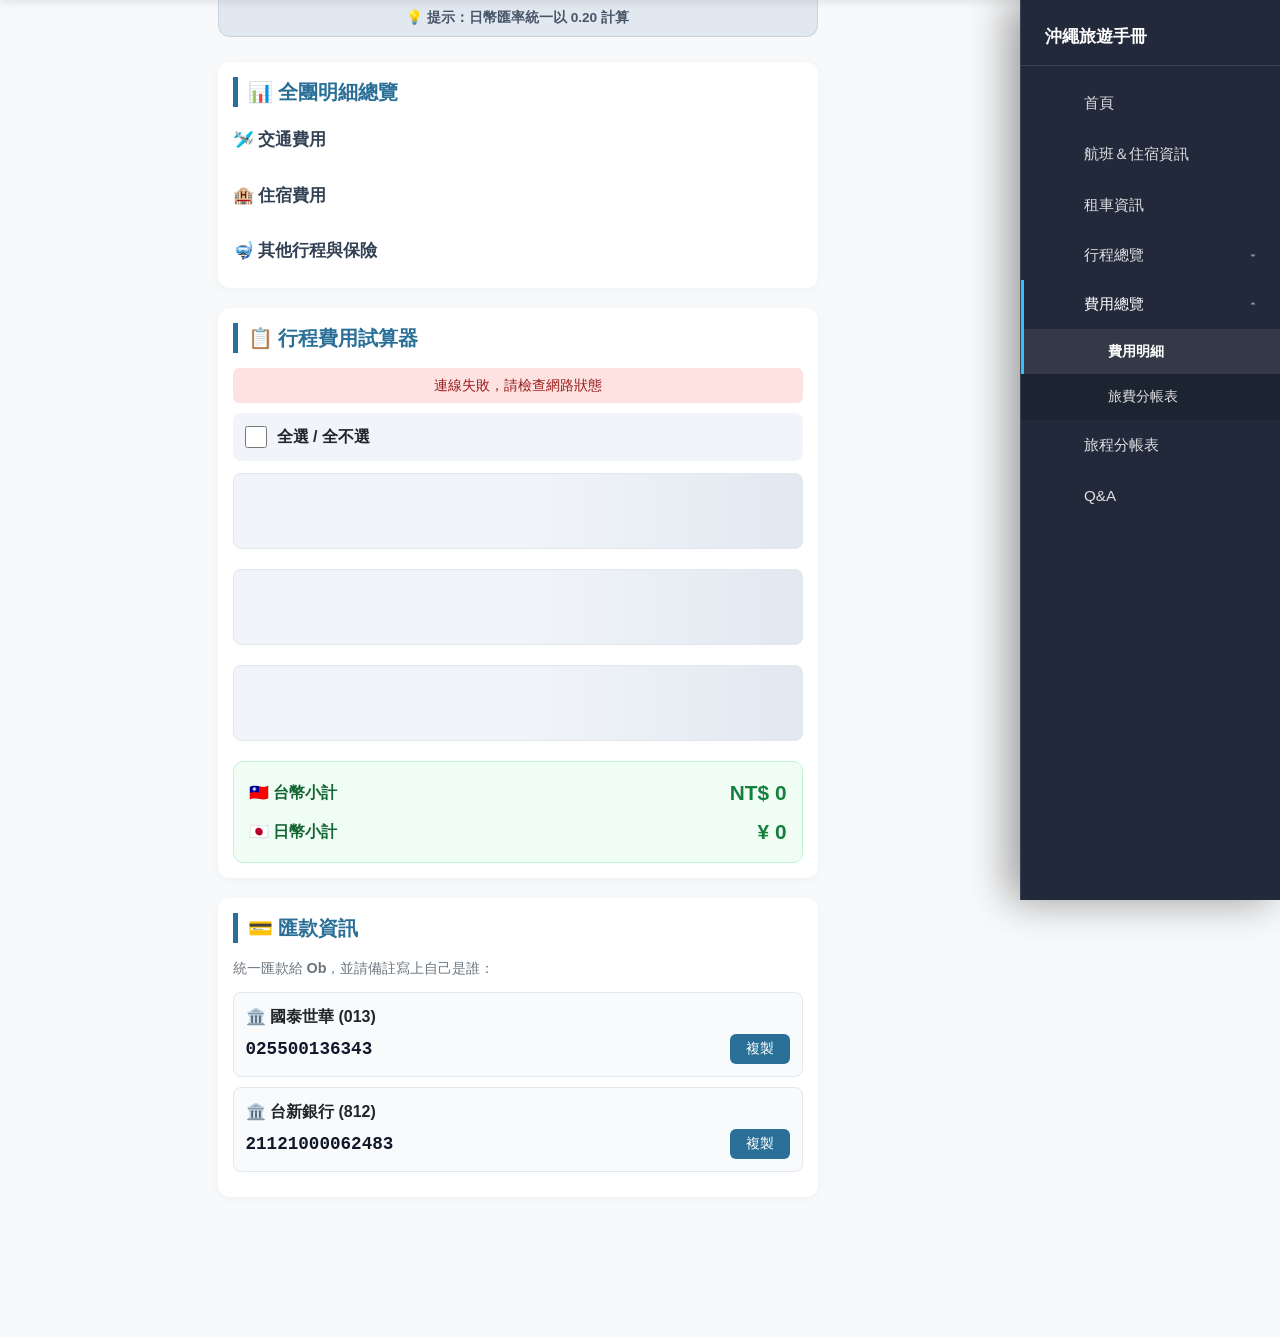
<file: costDetails.html>
<!DOCTYPE html>
<html lang="zh-TW">
<head>
    <meta charset="UTF-8">
    <meta name="viewport" content="width=device-width, initial-scale=1.0">
    <title>旅費明細</title>

    <!-- 🔧 PWA 設定 -->
    <link rel="manifest" href="manifest.json">
    <meta name="theme-color" content="#0f172a">
    <link rel="stylesheet" href="css/nav.css">
    <link rel="stylesheet" href="css/ios-install.css">

    <style>
        :root {
            --primary-color: #2a6f97;
            --secondary-color: #a9d6e5;
            --bg-color: #f8f9fa;
            --text-color: #212529;
            --accent-color: #e63946;
            --card-bg: #ffffff;
            --gray-text: #6c757d;
            --light-gray: #94a3b8;
        }

        * { box-sizing: border-box; margin: 0; padding: 0; }

        body {
            font-family: -apple-system, BlinkMacSystemFont, "Segoe UI", Roboto, Arial, "Microsoft JhengHei", sans-serif;
            background-color: var(--bg-color);
            color: var(--text-color);
            line-height: 1.5;
            padding: 0 15px;
            min-height: 100dvh;
        }

        .container { max-width: 600px; margin: 0 auto; padding-bottom: 120px; }

        /* 置頂狀態通知橫幅 (不擠壓網頁本體空間) */
        .sync-banner {
            position: fixed; top: 0; left: 0; width: 100%; z-index: 4000;
            text-align: center; padding: 10px 15px; font-size: 0.9rem; font-weight: bold;
            color: white; transform: translateY(-100%); transition: transform 0.3s ease;
            box-shadow: 0 2px 10px rgba(0,0,0,0.1);
        }
        .sync-banner.show { transform: translateY(0); }
        .sync-banner.updating { background-color: #3b82f6; } 
        .sync-banner.success { background-color: #10b981; }  

        .rate-banner {
            text-align: center; background-color: #e2e8f0; color: #475569; padding: 8px 15px;
            font-size: 0.85rem; font-weight: bold; border-radius: 0 0 12px 12px; margin-bottom: 25px;
            border: 1px solid #cbd5e1; border-top: none; margin-top: 0;
        }

        section {
            background-color: var(--card-bg); border-radius: 12px; padding: 15px;
            margin-bottom: 20px; box-shadow: 0 2px 8px rgba(0,0,0,0.04);
        }

        section h2 { color: var(--primary-color); border-left: 5px solid var(--primary-color); padding-left: 10px; margin-bottom: 15px; font-size: 1.25rem; }
        .sub-heading { font-size: 1.05rem; color: #334155; margin: 20px 0 10px 0; font-weight: bold; }
        .item-list { display: flex; flex-direction: column; gap: 10px; }

        /* 總覽樣式 */
        .item-card-static { background: #fff; border: 1px solid #e2e8f0; border-radius: 8px; padding: 12px; }
        .item-header-static { display: flex; justify-content: space-between; align-items: flex-start; margin-bottom: 6px; }
        .item-title-static { font-weight: bold; font-size: 0.95rem; color: #1e293b; }
        .item-tw-price-static { font-weight: bold; color: #0f172a; font-size: 0.95rem; white-space: nowrap; }
        .item-formula-static { font-size: 0.85rem; color: var(--gray-text); margin-bottom: 4px; background: #f1f5f9; padding: 4px 8px; border-radius: 4px; display: inline-block; }

        /* 試算器樣式 */
        .calculator-title { cursor: default; user-select: none; -webkit-user-select: none; outline: none; }

        /* 管理員解鎖面板 */
        .admin-lock-panel { display: none; background: #f1f5f9; padding: 10px; border-radius: 8px; margin-bottom: 15px; gap: 8px; }
        .admin-lock-panel input { flex: 1; padding: 8px; border: 1px solid #cbd5e1; border-radius: 6px; }
        .admin-lock-panel button { background: #0ea5e9; color: white; border: none; padding: 8px 15px; border-radius: 6px; cursor: pointer; font-weight: bold; }

        /* 管理員按鈕列 */
        .admin-action-bar { display: none; gap: 8px; margin-bottom: 15px; }
        .btn-manage { background: var(--primary-color); color: white; border: none; padding: 10px 16px; border-radius: 8px; cursor: pointer; font-weight: 600; font-size: 0.95rem; flex: 1; }
        .btn-add-new { background: #0ea5e9; color: white; border: none; padding: 10px 16px; border-radius: 8px; cursor: pointer; font-weight: 600; font-size: 0.95rem; flex: 1; }

        .control-strip { background-color: #f1f5f9; padding: 12px; border-radius: 8px; margin-bottom: 12px; display: flex; align-items: center; }
        .control-strip label { display: flex; align-items: center; gap: 10px; cursor: pointer; font-weight: 600; width: 100%; }
        input[type="checkbox"] { width: 22px; height: 22px; cursor: pointer; accent-color: #0ea5e9; }

        .list-container { display: flex; flex-direction: column; gap: 10px; margin-bottom: 20px; }
        .loading-msg { text-align: center; color: #94a3b8; padding: 20px; font-size: 0.95rem; }
        
        /* 動態骨架屏樣式 */
        .skeleton-card {
            background: linear-gradient(90deg, #f1f5f9 25%, #e2e8f0 50%, #f1f5f9 75%);
            background-size: 200% 100%; animation: loadingSkeleton 1.5s infinite;
            height: 76px; border-radius: 8px; border: 1px solid #e2e8f0;
        }
        @keyframes loadingSkeleton { 0% { background-position: 200% 0; } 100% { background-position: -200% 0; } }

        /* 試算項目卡片手機優化 */
        .calc-item-card { background-color: #f8fafc; border: 1px solid #e2e8f0; border-radius: 6px; padding: 12px; display: flex; flex-direction: column; gap: 10px; }
        .calc-item-row-top { display: flex; align-items: center; gap: 10px; width: 100%; }
        
        .calc-item-row-bottom { display: flex; justify-content: space-between; align-items: center; padding-left: 32px; width: 100%; }
        .cell-name { font-weight: 600; font-size: 0.95rem; flex: 1; }

        .quantity-controller { display: inline-flex; align-items: center; border: 1px solid #cbd5e1; border-radius: 6px; background: #fff; overflow: hidden; flex-shrink: 0; }
        .qty-btn { background: #f1f5f9; border: none; width: 28px; height: 28px; font-weight: bold; cursor: pointer; }
        .qty-val { width: 32px; text-align: center; font-size: 0.95rem; font-weight: bold; }

        .currency-badge { font-size: 0.7rem; font-weight: 700; padding: 2px 7px; border-radius: 99px; margin-left: 4px; }
        .badge-TWD { background: #dbeafe; color: #1d4ed8; }
        .badge-JPY { background: #fef9c3; color: #854d0e; }
        .cell-cost { color: #0284c7; font-weight: 700; font-size: 1.05rem; text-align: right; flex: 1; }

        .total-section { display: flex; flex-direction: column; gap: 8px; background-color: #f0fdf4; border: 1px solid #bbf7d0; padding: 15px; border-radius: 10px; font-weight: bold; color: #166534; }
        .total-row { display: flex; justify-content: space-between; align-items: center; }
        .total-amount { font-size: 1.3rem; color: #15803d; }
        .status-msg { text-align: center; font-size: 0.85rem; padding: 8px; border-radius: 6px; margin-bottom: 10px; line-height: 1.4; }
        .status-success { background: #dcfce7; color: #166534; }
        .status-error { background: #fee2e2; color: #991b1b; }

        /* 彈窗樣式保持不變 */
        .modal-overlay { position: fixed; top: 0; left: 0; width: 100%; height: 100%; background: rgba(0,0,0,0.5); display: none; justify-content: center; align-items: center; z-index: 2000; padding: 20px; }
        .modal-box { background: white; padding: 20px; border-radius: 12px; width: 100%; max-width: 480px; box-shadow: 0 4px 20px rgba(0,0,0,0.15); max-height: 90vh; overflow-y: auto; }
        .modal-title { font-size: 1.15rem; font-weight: bold; margin-bottom: 15px; color: var(--primary-color); }
        .modal-fields { display: flex; flex-direction: column; gap: 10px; margin-bottom: 20px; }
        .modal-fields label { font-size: 0.85rem; font-weight: bold; color: #475569; margin-bottom: -4px; }
        .modal-buttons { display: flex; justify-content: flex-end; gap: 10px; }
        .btn-cancel { background: #e2e8f0; color: #334155; border: none; padding: 10px 16px; border-radius: 6px; cursor: pointer; }
        .btn-save { background: #0ea5e9; color: white; border: none; padding: 10px 16px; border-radius: 6px; cursor: pointer; font-weight: bold; }
        input[type="text"], input[type="number"], select { width: 100%; padding: 10px; border: 1px solid #cbd5e1; border-radius: 6px; font-size: 0.95rem; background: white; }
        input[disabled] { background: #f1f5f9; color: #94a3b8; cursor: not-allowed; }
        .input-row { display: flex; gap: 8px; }
        .same-price-row { display: flex; align-items: center; gap: 8px; background: #f0fdf4; border: 1px solid #bbf7d0; padding: 8px 12px; border-radius: 6px; }
        .same-price-row input[type="checkbox"] { width: 18px; height: 18px; }
        .same-price-row label { font-size: 0.85rem; color: #166534; font-weight: 600; cursor: pointer; margin: 0; }
        .manage-list { display: flex; flex-direction: column; gap: 8px; margin-bottom: 20px; max-height: 50vh; overflow-y: auto; }
        .manage-item-row { display: flex; justify-content: space-between; align-items: center; background: #f8fafc; border: 1px solid #e2e8f0; border-radius: 8px; padding: 10px 14px; cursor: pointer; }
        .manage-item-name { font-weight: 600; font-size: 0.95rem; }
        .manage-item-cat { font-size: 0.78rem; color: var(--gray-text); }
        .manage-item-arrow { color: #94a3b8; font-size: 1.1rem; }
        .btn-delete-manage { background: #fee2e2; color: #dc2626; border: 1px solid #fca5a5; padding: 5px 12px; border-radius: 6px; cursor: pointer; font-size: 0.8rem; font-weight: 600; flex-shrink: 0; margin-left: 8px; }
        .bank-list { list-style: none; }
        .bank-item { background-color: #f8fafc; padding: 12px; border-radius: 8px; margin-bottom: 10px; border: 1px solid #e2e8f0; }
        .bank-no-row { display: flex; justify-content: space-between; align-items: center; margin-top: 5px; }
        .bank-no { font-family: monospace; font-size: 1.1rem; font-weight: bold; color: #0f172a; }
        .copy-btn { background-color: var(--primary-color); color: white; border: none; padding: 6px 16px; border-radius: 6px; cursor: pointer; font-size: 0.85rem; }
        .toast { position: fixed; bottom: 30px; left: 50%; transform: translateX(-50%); background-color: rgba(0,0,0,0.85); color: white; padding: 10px 24px; border-radius: 30px; font-size: 0.9rem; opacity: 0; transition: opacity 0.2s; pointer-events: none; z-index: 3000; }
        .toast.show { opacity: 1; }

        @media (min-width: 480px) {
            .calc-item-card { flex-direction: row; justify-content: space-between; align-items: center; }
            .calc-item-row-top { width: auto; flex: 1; }
            .calc-item-row-bottom { width: auto; justify-content: flex-end; gap: 20px; padding-left: 0; flex: 1; }
            .cell-cost { min-width: 110px; }
        }
    </style>
</head>
<body>

<!-- 🍔 側邊導覽列插入點（由 js/nav.js 動態載入內容） -->
<div id="nav-placeholder"></div>

<div id="syncBanner" class="sync-banner"></div>

<div class="container">
    <div class="rate-banner">💡 提示：日幣匯率統一以 0.20 計算</div>

    <div id="main-content">
        <section>
            <h2>📊 全團明細總覽</h2>
            <div class="sub-heading">🛩️ 交通費用</div>
            <div id="list-transport" class="item-list"></div>
            <div class="sub-heading">🏨 住宿費用</div>
            <div id="list-accommodation" class="item-list"></div>
            <div class="sub-heading">🤿 其他行程與保險</div>
            <div id="list-others" class="item-list"></div>
        </section>

        <section>
            <h2 class="calculator-title" id="calcHeader" onclick="triggerAdminEgg()">📋 行程費用試算器</h2>

            <div class="admin-lock-panel" id="adminLockPanel">
                <input type="password" id="adminPassInput" placeholder="請輸入管理員解鎖密碼...">
                <button onclick="verifyAdminPassword()">解鎖管理</button>
            </div>

            <div class="admin-action-bar" id="adminActionBar">
                <button class="btn-manage" onclick="openManageModal()">📋 管理現有項目</button>
                <button class="btn-add-new" onclick="openAddModal()">＋ 新增項目</button>
            </div>

            <div id="statusMsg" class="status-msg" style="display:none;"></div>

            <div class="control-strip">
                <label><input type="checkbox" id="selectAll" onclick="toggleAll(this)"><span>全選 / 全不選</span></label>
            </div>

            <div class="list-container" id="itemContainer"></div>

            <div class="total-section">
                <div class="total-row"><span>🇹🇼 台幣小計</span><span class="total-amount">NT$ <span id="totalTWD">0</span></span></div>
                <div class="total-row"><span>🇯🇵 日幣小計</span><span class="total-amount">¥ <span id="totalJPY">0</span></span></div>
            </div>
        </section>

        <section>
            <h2>💳 匯款資訊</h2>
            <p style="margin-bottom:12px;color:var(--gray-text);font-size:0.9rem;">統一匯款給 <strong>Ob</strong>，並請備註寫上自己是誰：</p>
            <ul class="bank-list">
                <li class="bank-item">
                    <div>🏛️ <strong>國泰世華 (013)</strong></div>
                    <div class="bank-no-row"><span id="target1" class="bank-no">025500136343</span><button class="copy-btn" onclick="copyText('target1')">複製</button></div>
                </li>
                <li class="bank-item">
                    <div>🏛️ <strong>台新銀行 (812)</strong></div>
                    <div class="bank-no-row"><span id="target2" class="bank-no">21121000062483</span><button class="copy-btn" onclick="copyText('target2')">複製</button></div>
                </li>
            </ul>
        </section>
    </div>
</div>

<div class="modal-overlay" id="manageModal"><div class="modal-box"><div class="manage-header" style="display: flex; justify-content: space-between; align-items: center; margin-bottom: 15px;"><div class="modal-title" style="margin-bottom:0;">📋 管理現有項目</div><span class="manage-count" id="manageCount" style="font-size:0.85rem; color:var(--gray-text); font-weight:bold;"></span></div><div class="manage-list" id="manageList"></div><div class="modal-buttons"><button class="btn-cancel" onclick="closeManageModal()">關閉</button></div></div></div>
<div class="modal-overlay" id="addModal"><div class="modal-box"><div class="modal-title">＋ 新增行程項目</div><div class="modal-fields"><label>項目主名稱</label><input type="text" id="addItemName" placeholder="如：去程機票 (虎航)"><label>總覽分類區塊</label><select id="addItemCategory"><option value="">🚫 不登錄總覽（僅試算器）</option><option value="🛩️ 交通費用">🛩️ 交通費用</option><option value="🏨 住宿費用">🏨 住宿費用</option><option value="🤿 行程與保險">🤿 行程與保險</option></select><label>總覽小字備註</label><input type="text" id="addItemSubtext" placeholder="如：FunPass，可留空"><label>結算幣別</label><select id="addItemCurrency"><option value="TWD">🇹🇼 台幣 TWD</option><option value="JPY">🇯🇵 日幣 JPY</option></select><label style="margin-top:4px;">成員計價配置</label><div class="input-row"><input type="number" id="addItemAdultCost" placeholder="成人價格" min="0" oninput="syncAddChildCost()"><input type="number" id="addItemAdultCount" placeholder="成人總數" min="0"></div><div class="same-price-row"><input type="checkbox" id="addSamePrice" onchange="toggleAddSamePrice()"><label for="addSamePrice">幼童與成人相同價格（試算器不分列）</label></div><div class="input-row"><input type="number" id="addItemChildCost" placeholder="幼童價格 (無則為0)" min="0"><input type="number" id="addItemChildCount" placeholder="幼童總數 (無則為0)" min="0"></div></div><div class="modal-buttons"><button class="btn-cancel" onclick="closeAddModal()">取消</button><button class="btn-save" id="addSaveBtn" onclick="addItem()">發布並儲存</button></div></div></div>
<div class="modal-overlay" id="editModal"><div class="modal-box"><div class="modal-title">✏️ 編輯行程項目與計價規格</div><div class="modal-fields"><input type="hidden" id="editItemIndex"><label>項目主名稱</label><input type="text" id="editItemName"><label>總覽分類區塊</label><select id="editItemCategory"><option value="">🚫 不登錄總覽（僅留在試算器）</option><option value="🛩️ 交通費用">🛩️ 交通費用</option><option value="🏨 住宿費用">🏨 住宿費用</option><option value="🤿 行程與保險">🤿 行程與保險</option></select><label>總覽小字備註</label><input type="text" id="editItemSubtext"><label>結算幣別</label><select id="editItemCurrency"><option value="TWD">🇹🇼 台幣 TWD</option><option value="JPY">🇯🇵 日幣 JPY</option></select><label style="margin-top:4px;">成員計價配置</label><div class="input-row"><input type="number" id="editItemAdultCost" placeholder="成人單價" min="0" oninput="syncEditChildCost()"><input type="number" id="editItemAdultCount" placeholder="全團成人數" min="0"></div><div class="same-price-row"><input type="checkbox" id="editSamePrice" onchange="toggleEditSamePrice()"><label for="editSamePrice">幼童與成人相同價格（試算器不分列）</label></div><div class="input-row"><input type="number" id="editItemChildCost" placeholder="幼童單價 (無則為0)" min="0"><input type="number" id="editItemChildCount" placeholder="全團幼童數 (無則為0)" min="0"></div></div><div class="modal-buttons"><button class="btn-cancel" onclick="handleEditCancel()">取消</button><button class="btn-save" id="saveEditBtn" onclick="saveItemEdit()">儲存更新</button></div></div></div>
<div class="modal-overlay" id="deleteConfirmModal" style="z-index: 2100;"><div class="modal-box" style="max-width: 380px; padding: 25px 20px 20px 20px;"><div id="deleteConfirmText" style="text-align: center; color: #1e293b; font-weight: bold; font-size: 1.1rem; line-height: 1.5; margin-bottom: 16px;"></div><div id="deleteWarningSub" style="text-align: center; color: #b91c1c; font-size: 0.82rem; line-height: 1.5; margin-bottom: 24px; background: #fff5f5; padding: 10px 14px; border-radius: 8px; border: 1px solid #fecaca; font-weight: 500;">⚠️ 注意：此動作會同步刪除雲端試算表內的該筆資料，刪除後無法復原！</div><div class="modal-buttons" style="justify-content: center; gap: 12px;"><button class="btn-cancel" onclick="closeDeleteConfirmModal()" style="flex: 1; max-width: 100px;">取消</button><button class="btn-save" id="deleteConfirmBtn" style="background: var(--accent-color); flex: 1; max-width: 120px;" onclick="executeDelete()">確認刪除</button></div></div></div>

<div id="toast" class="toast">已複製帳號到剪貼簿！</div>

<script>
    const ENABLE_ADMIN_LOCK = true;
    const ADMIN_PASSWORD = "55688";
    let isAdminAuthenticated = false;
    let headerClickCount = 0;
    let isEditingFromManage = false;
    let itemIndexToDelete = null;

    const API_URL = "https://script.google.com/macros/s/AKfycbzPwwVr97jz4ugCBdsT-Le7Y3bCkTjQP4_GSmkTZ2Xvlhb-c8tbLucowkvADgjmI4Kg/exec";

    let rawDbData = [];
    let calcItems = [];

    function showTopBanner(msg, type, duration = 3000) {
        const banner = document.getElementById('syncBanner');
        banner.textContent = msg;
        banner.className = `sync-banner show ${type}`;
        if (duration > 0) {
            setTimeout(() => banner.classList.remove('show'), duration);
        }
    }

    function hideTopBanner() {
        document.getElementById('syncBanner').classList.remove('show');
    }

    // 🌟 修正版：SWR 載入邏輯
    async function loadFromSheet() {
        const cachedData = localStorage.getItem('okinawa_travel_data');
        const cachedVersion = localStorage.getItem('okinawa_travel_version');
        
        const hasCache = cachedData && 
                         cachedData !== "null" && 
                         cachedData !== "undefined" && 
                         cachedData !== "[]" && 
                         cachedVersion && 
                         cachedVersion !== "null" && 
                         cachedVersion !== "undefined";

        if (hasCache) {
            console.log(`[SWR] 命中本地快取！當前版本號: ${cachedVersion}`);

            try {
                rawDbData = JSON.parse(cachedData);
                processAndRender(); // 體感0秒：立刻渲染快取畫面
            } catch (e) {
                console.error("[SWR] 快取解析失敗，清除壞掉的快取", e);
                localStorage.removeItem('okinawa_travel_data');
                localStorage.removeItem('okinawa_travel_version');
                fetchFullData(false);
                return;
            }

            // 背景檢查版號
            setTimeout(async () => {
                try {
                    console.log("[SWR] 開始背景檢查版本號...");
                    const res = await fetch(`${API_URL}?checkVersion=1&_t=${new Date().getTime()}`);
                    const json = await res.json();
                    
                    if (json && json.status === "ok") {
                        // 💡 關鍵修正：同時相容後端吐出的 version 或 nextVersion
                        const rawVer = json.version !== undefined ? json.version : json.nextVersion;
                        const serverVer = String(rawVer).trim();
                        const localVer = String(cachedVersion).trim();
                        
                        console.log(`[SWR] 比對結果 -> 線上: ${serverVer} | 本地: ${localVer}`);
                        
                        if (serverVer !== "undefined" && serverVer !== localVer) {
                            console.log("[SWR] 版本不吻合，啟動背景全量靜默更新...");
                            fetchFullData(true);
                        } else {
                            console.log("[SWR] 版本完全一致，流程完美結束！");
                        }
                    }
                } catch (err) {
                    console.warn("[SWR] 背景版號查詢失敗，繼續沿用舊快取。", err);
                }
            }, 300);

        } else {
            console.log("[SWR] 本地無合法快取，顯示骨架屏並進行首次載入...");
            const container = document.getElementById('itemContainer');
            container.innerHTML = `
                <div class="skeleton-card"></div>
                <div class="skeleton-card" style="margin-top:10px;"></div>
                <div class="skeleton-card" style="margin-top:10px;"></div>`;
            fetchFullData(false);
        }
    }

    // 🌟 修正版：全量下載與精準內容比對
    async function fetchFullData(isSilentUpdate = false) {
        if (isSilentUpdate) {
            showTopBanner("🔄 發現新行程資料，正在背景同步中...", "updating", 0);
        }

        try {
            const res = await fetch(`${API_URL}?_t=${new Date().getTime()}`);
            const json = await res.json();
            
            if (json && json.status === "ok" && Array.isArray(json.data)) {
                let isSameContent = false;
                const currentCacheStr = localStorage.getItem('okinawa_travel_data');
                
                if (isSilentUpdate && currentCacheStr) {
                    try {
                        const localObj = JSON.parse(currentCacheStr);
                        if (Array.isArray(localObj)) {
                            // 清洗比對結構，防止欄位順序或新增 payload 干擾
                            const localClean = localObj.map(i => ({ id: String(i.id), name: String(i.name) }));
                            const serverClean = json.data.map(i => ({ id: String(i.id), name: String(i.name) }));
                            
                            if (JSON.stringify(localClean) === JSON.stringify(serverClean)) {
                                isSameContent = true;
                            }
                        }
                    } catch(e) {
                        isSameContent = false;
                    }
                }
                
                // 拿後端最安全的版號字串
                const targetVersion = json.version !== undefined ? json.version : json.nextVersion;

                if (isSilentUpdate && isSameContent) {
                    console.log("[SWR] 背景下載完成，核心內容無變動。僅更新版本快取，跳過二次渲染。");
                    localStorage.setItem('okinawa_travel_version', String(targetVersion).trim());
                    hideTopBanner();
                    return;
                }

                rawDbData = json.data;
                localStorage.setItem('okinawa_travel_data', JSON.stringify(json.data));
                localStorage.setItem('okinawa_travel_version', String(targetVersion).trim());
                
                processAndRender();

                if (isSilentUpdate) {
                    showTopBanner("✅ 行程已更新至最新版本！", "success", 3000);
                }
            } else {
                if (!isSilentUpdate) showStatus("讀取失敗: 資料格式異常", "error");
                hideTopBanner();
            }
        } catch (err) {
            console.error("[SWR] 全量下載發生致命錯誤", err);
            if (!isSilentUpdate) showStatus("連線失敗，請檢查網路狀態", "error");
            hideTopBanner();
        }
    }

    function triggerAdminEgg() {
        if (!ENABLE_ADMIN_LOCK || isAdminAuthenticated) return;
        headerClickCount++;
        if (headerClickCount >= 5) {
            headerClickCount = 0;
            document.getElementById('adminLockPanel').style.display = 'flex';
            document.getElementById('adminPassInput').focus();
        }
    }

    function verifyAdminPassword() {
        if (document.getElementById('adminPassInput').value === ADMIN_PASSWORD) {
            isAdminAuthenticated = true;
            document.getElementById('adminLockPanel').style.display = 'none';
            document.getElementById('adminActionBar').style.display = 'flex';
            processAndRender();
            showStatus("🔓 管理員權限解鎖成功！", "success");
        } else {
            showStatus("❌ 密碼錯誤！", "error");
        }
    }

    function processAndRender() {
        renderStaticOverview();

        const currentCheckedStatus = {};
        const currentCounts = {};
        calcItems.forEach(item => { 
            currentCheckedStatus[item.calcKey] = item.checked; 
            currentCounts[item.calcKey] = item.count;
        });

        calcItems = [];
        rawDbData.forEach((dbItem, index) => {
            const samePrice = Number(dbItem.same_price) === 1;

            if (samePrice) {
                const kMerged = `${dbItem.id}_merged`;
                calcItems.push({
                    dbIndex: index,
                    calcKey: kMerged,
                    displayName: dbItem.name,
                    cost: Number(dbItem.adult_cost),
                    currency: dbItem.currency,
                    count: currentCounts[kMerged] !== undefined ? currentCounts[kMerged] : 1,
                    checked: currentCheckedStatus[kMerged] !== undefined ? currentCheckedStatus[kMerged] : true
                });
            } else {
                if (Number(dbItem.adult_cost) > 0 || Number(dbItem.adult_count) > 0) {
                    const kAdult = `${dbItem.id}_adult`;
                    calcItems.push({
                        dbIndex: index,
                        calcKey: kAdult,
                        displayName: Number(dbItem.child_count) > 0 ? `${dbItem.name} - 成人` : dbItem.name,
                        cost: Number(dbItem.adult_cost),
                        currency: dbItem.currency,
                        count: currentCounts[kAdult] !== undefined ? currentCounts[kAdult] : 1,
                        checked: currentCheckedStatus[kAdult] !== undefined ? currentCheckedStatus[kAdult] : true
                    });
                }
                if (Number(dbItem.child_count) > 0) {
                    const kChild = `${dbItem.id}_child`;
                    calcItems.push({
                        dbIndex: index,
                        calcKey: kChild,
                        displayName: `${dbItem.name} - 幼童`,
                        cost: Number(dbItem.child_cost),
                        currency: dbItem.currency,
                        count: currentCounts[kChild] !== undefined ? currentCounts[kChild] : 1,
                        checked: currentCheckedStatus[kChild] !== undefined ? currentCheckedStatus[kChild] : false
                    });
                }
            }
        });

        renderCalcList();
    }

    function renderStaticOverview() {
        const fragments = {
            'list-transport':     document.createDocumentFragment(),
            'list-accommodation': document.createDocumentFragment(),
            'list-others':        document.createDocumentFragment()
        };

        rawDbData.forEach(item => {
            if (!item.category) return;

            let targetId = 'list-others';
            if (item.category.includes('交通')) targetId = 'list-transport';
            if (item.category.includes('住宿')) targetId = 'list-accommodation';

            const aCost  = Number(item.adult_cost);
            const aCount = Number(item.adult_count);
            const cCost  = Number(item.child_cost);
            const cCount = Number(item.child_count);
            const samePrice = Number(item.same_price) === 1;
            
            const totalCost = samePrice ? aCost * (aCount + cCount) : (aCost * aCount) + (cCost * cCount);
            const sign = item.currency === "JPY" ? "¥" : "$";

            let formulaText = cCount > 0 
                ? `成人 ${sign}${aCost.toLocaleString()} × ${aCount} + 幼童 ${sign}${cCost.toLocaleString()} × ${cCount}`
                : `成人 ${sign}${aCost.toLocaleString()} × ${aCount}`;

            const subtextBlock = item.subtext ? `<div style="font-size:0.8rem;color:var(--gray-text);margin-top:2px;">${item.subtext}</div>` : '';
            const jpyLine = item.currency === "JPY" ? `<div style="font-size:0.8rem;color:var(--gray-text);margin-top:4px;">日幣總計: ${totalCost.toLocaleString()} JPY</div>` : '';

            const wrapper = document.createElement('div');
            wrapper.innerHTML = `
                <div class="item-card-static">
                    <div class="item-header-static">
                        <div style="flex:1;">
                            <div class="item-title-static">${item.name}</div>
                            ${subtextBlock}
                        </div>
                        <div class="item-tw-price-static">$${Math.round(item.currency === "JPY" ? totalCost * 0.2 : totalCost).toLocaleString()} TWD</div>
                    </div>
                    <div class="item-formula-static">${formulaText}</div>
                    ${jpyLine}
                </div>`;
            fragments[targetId].appendChild(wrapper.firstElementChild);
        });

        Object.entries(fragments).forEach(([id, frag]) => {
            const el = document.getElementById(id);
            el.innerHTML = ''; el.appendChild(frag);
        });
    }

    function renderCalcList() {
        const container = document.getElementById('itemContainer');
        if (calcItems.length === 0) {
            container.innerHTML = '<div class="loading-msg">尚無項目，請由管理員新增！</div>';
            calculateTotal(); return;
        }
        container.innerHTML = '';

        calcItems.forEach((item, index) => {
            const symbol = item.currency === "JPY" ? "¥" : "NT$";
            const badgeClass = item.currency === "JPY" ? "badge-JPY" : "badge-TWD";
            const rowCost = item.cost * item.count;
            const card = document.createElement('div');
            card.className = 'calc-item-card';
            card.innerHTML = `
                <div class="calc-item-row-top">
                    <div class="cell-check"><input type="checkbox" ${item.checked ? 'checked' : ''} onchange="toggleItem(${index}, this.checked)"></div>
                    <div class="cell-name">${item.displayName}<span class="currency-badge ${badgeClass}">${item.currency}</span></div>
                </div>
                <div class="calc-item-row-bottom">
                    <div class="quantity-controller">
                        <button class="qty-btn" onclick="updateQty(${index}, -1)">-</button>
                        <div class="qty-val">${item.count}</div>
                        <button class="qty-btn" onclick="updateQty(${index}, 1)">+</button>
                    </div>
                    <div class="cell-cost">${symbol}${rowCost.toLocaleString()}</div>
                </div>`;
            container.appendChild(card);
        });

        calculateTotal();
        
        // 💡 修正點：用靜默方式更新全選框勾選狀態，避免觸發手動點擊事件
        const selectAllCheckbox = document.getElementById('selectAll');
        if (selectAllCheckbox) {
            selectAllCheckbox.checked = calcItems.every(i => i.checked);
        }
    }

    function openManageModal() {
        const list = document.getElementById('manageList');
        list.innerHTML = '';
        document.getElementById('manageCount').textContent = `共 ${rawDbData.length} 筆`;
        rawDbData.forEach((item, index) => {
            const catLabel = item.category || '僅試算器';
            const row = document.createElement('div');
            row.className = 'manage-item-row';
            row.innerHTML = `
                <div style="flex:1;" onclick="openEditFromManage(${index})">
                    <div class="manage-item-name">${item.name}</div>
                    <div class="manage-item-cat">${catLabel}・${item.currency}</div>
                </div>
                <button class="btn-delete-manage">刪除</button>
                <span class="manage-item-arrow" onclick="openEditFromManage(${index})" style="margin-left:6px;">›</span>`;
            row.querySelector('.btn-delete-manage').addEventListener('click', (e) => { e.stopPropagation(); handleDeleteClick(index); });
            list.appendChild(row);
        });
        document.getElementById('manageModal').style.display = 'flex';
    }

    function closeManageModal() { document.getElementById('manageModal').style.display = 'none'; }
    function openEditFromManage(dbIndex) { isEditingFromManage = true; closeManageModal(); openEditModal(dbIndex); }
    function handleDeleteClick(dbIndex) { itemIndexToDelete = dbIndex; const item = rawDbData[dbIndex]; document.getElementById('deleteConfirmText').innerHTML = `確定要刪除<br>「${item.name}」嗎？`; document.getElementById('deleteConfirmModal').style.display = 'flex'; }
    function closeDeleteConfirmModal() { document.getElementById('deleteConfirmModal').style.display = 'none'; itemIndexToDelete = null; }

    async function executeDelete() {
        if (itemIndexToDelete === null) return;
        const dbIndex = itemIndexToDelete; const item = rawDbData[dbIndex]; const btn = document.getElementById('deleteConfirmBtn');
        btn.disabled = true; btn.textContent = "正在刪除...";
        try {
            const res = await fetch(API_URL, { method: "POST", body: JSON.stringify({ action: "delete", id: item.id }) });
            const json = await res.json();
            if (json.status === "ok") {
                rawDbData.splice(dbIndex, 1);
                const nextVer = json.version !== undefined ? json.version : json.nextVersion;
                localStorage.setItem('okinawa_travel_data', JSON.stringify(rawDbData));
                localStorage.setItem('okinawa_travel_version', String(nextVer).trim());
                closeDeleteConfirmModal(); openManageModal(); processAndRender();
                showStatus(`🗑️ 「${item.name}」已成功自雲端刪除`, "success");
            } else { showStatus("❌ 刪除失敗: " + json.message, "error"); resetDeleteConfirmBtn(); }
        } catch (e) { showStatus("❌ 連線失敗，無法傳遞指令", "error"); resetDeleteConfirmBtn(); }
    }
    function resetDeleteConfirmBtn() { const btn = document.getElementById('deleteConfirmBtn'); btn.disabled = false; btn.textContent = "確認刪除"; }

    function openAddModal() {
        document.getElementById('addItemName').value = ''; document.getElementById('addItemCategory').value = ''; document.getElementById('addItemSubtext').value = '';
        document.getElementById('addItemCurrency').value = 'TWD'; document.getElementById('addItemAdultCost').value = ''; document.getElementById('addItemAdultCount').value = '';
        document.getElementById('addItemChildCost').value = ''; document.getElementById('addItemChildCount').value = ''; document.getElementById('addSamePrice').checked = false;
        document.getElementById('addItemChildCost').disabled = false; document.getElementById('addModal').style.display = 'flex';
    }
    function closeAddModal() { document.getElementById('addModal').style.display = 'none'; }
    function toggleAddSamePrice() { const checked = document.getElementById('addSamePrice').checked; const input = document.getElementById('addItemChildCost'); input.disabled = checked; if (checked) syncAddChildCost(); else input.value = ''; }
    function syncAddChildCost() { if (document.getElementById('addSamePrice').checked) document.getElementById('addItemChildCost').value = document.getElementById('addItemAdultCost').value; }

    async function addItem() {
        const samePrice = document.getElementById('addSamePrice').checked;
        const payload = {
            action: "add", name: document.getElementById('addItemName').value.trim(), category: document.getElementById('addItemCategory').value, subtext: document.getElementById('addItemSubtext').value.trim(), currency: document.getElementById('addItemCurrency').value,
            adult_cost: parseFloat(document.getElementById('addItemAdultCost').value) || 0, adult_count: parseInt(document.getElementById('addItemAdultCount').value) || 0,
            child_cost: samePrice ? (parseFloat(document.getElementById('addItemAdultCost').value) || 0) : (parseFloat(document.getElementById('addItemChildCost').value) || 0), child_count: parseInt(document.getElementById('addItemChildCount').value) || 0, same_price: samePrice ? 1 : 0
        };
        if (!payload.name || payload.adult_cost < 0) { showStatus("❌ 請輸入正確的項目名稱與單價", "error"); return; }
        const btn = document.getElementById('addSaveBtn'); btn.disabled = true; btn.textContent = "儲存中...";
        try {
            const res = await fetch(API_URL, { method: "POST", body: JSON.stringify(payload) });
            const json = await res.json();
            if (json.status === "ok") {
                payload.id = json.id; rawDbData.push(payload);
                const nextVer = json.version !== undefined ? json.version : json.nextVersion;
                localStorage.setItem('okinawa_travel_data', JSON.stringify(rawDbData));
                localStorage.setItem('okinawa_travel_version', String(nextVer).trim());
                closeAddModal(); processAndRender(); showStatus("✅ 全新項目已發布成功！", "success");
            } else { showStatus("❌ 新增失敗: " + json.message, "error"); }
        } catch (e) { showStatus("❌ 新增失敗，連線異常", "error"); }
        btn.disabled = false; btn.textContent = "發布並儲存";
    }

    function openEditModal(dbIndex) {
        const item = rawDbData[dbIndex]; const samePrice = Number(item.same_price) === 1;
        document.getElementById('editItemIndex').value = dbIndex; document.getElementById('editItemName').value = item.name; document.getElementById('editItemSubtext').value = item.subtext || "";
        document.getElementById('editItemCurrency').value = item.currency; document.getElementById('editItemAdultCost').value = item.adult_cost || ''; document.getElementById('editItemAdultCount').value = item.adult_count || '';
        document.getElementById('editItemChildCost').value = item.child_cost || ''; document.getElementById('editItemChildCount').value = item.child_count || ''; document.getElementById('editSamePrice').checked = samePrice; document.getElementById('editItemChildCost').disabled = samePrice;
        const catSelect = document.getElementById('editItemCategory'); const dbCategory = item.category ? item.category.trim() : ""; catSelect.value = "";
        for (let i = 0; i < catSelect.options.length; i++) { if (catSelect.options[i].value.trim() === dbCategory) { catSelect.value = catSelect.options[i].value; break; } }
        document.getElementById('editModal').style.display = 'flex';
    }
    function closeEditModal() { document.getElementById('editModal').style.display = 'none'; isEditingFromManage = false; }
    function handleEditCancel() { if (isEditingFromManage) { closeEditModal(); openManageModal(); } else { closeEditModal(); } }
    function toggleEditSamePrice() { const checked = document.getElementById('editSamePrice').checked; const input = document.getElementById('editItemChildCost'); input.disabled = checked; if (checked) syncEditChildCost(); else input.value = ''; }
    function syncEditChildCost() { if (document.getElementById('editSamePrice').checked) document.getElementById('editItemChildCost').value = document.getElementById('editItemAdultCost').value; }

    async function saveItemEdit() {
        const dbIndex = document.getElementById('editItemIndex').value; const targetId = rawDbData[dbIndex].id; const samePrice = document.getElementById('editSamePrice').checked;
        const payload = {
            action: "update", id: targetId, name: document.getElementById('editItemName').value.trim(), category: document.getElementById('editItemCategory').value, subtext: document.getElementById('editItemSubtext').value.trim(), currency: document.getElementById('editItemCurrency').value,
            adult_cost: parseFloat(document.getElementById('editItemAdultCost').value) || 0, adult_count: parseInt(document.getElementById('editItemAdultCount').value) || 0,
            child_cost: samePrice ? (parseFloat(document.getElementById('editItemAdultCost').value) || 0) : (parseFloat(document.getElementById('editItemChildCost').value) || 0), child_count: parseInt(document.getElementById('editItemChildCount').value) || 0, same_price: samePrice ? 1 : 0
        };
        if (!payload.name) { showStatus("❌ 請填寫項目名稱", "error"); return; }
        const saveBtn = document.getElementById('saveEditBtn'); saveBtn.disabled = true; saveBtn.textContent = "儲存中...";
        try {
            const res = await fetch(API_URL, { method: "POST", body: JSON.stringify(payload) });
            const json = await res.json();
            if (json.status === "ok") {
                rawDbData[dbIndex] = { ...payload, id: targetId };
                const nextVer = json.version !== undefined ? json.version : json.nextVersion;
                localStorage.setItem('okinawa_travel_data', JSON.stringify(rawDbData));
                localStorage.setItem('okinawa_travel_version', String(nextVer).trim());
                closeEditModal(); if (isEditingFromManage) openManageModal(); else processAndRender();
                showStatus("📝 項目內容已更新成功！", "success");
            } else { showStatus("❌ 更新失敗: " + json.message, "error"); }
        } catch (err) { showStatus("❌ 連線錯誤，無法完成更新", "error"); }
        saveBtn.disabled = false; saveBtn.textContent = "儲存更新";
    }

    function updateQty(index, delta) { calcItems[index].count = Math.max(1, calcItems[index].count + delta); renderCalcList(); }
    function toggleItem(index, chk) { calcItems[index].checked = chk; calculateTotal(); document.getElementById('selectAll').checked = calcItems.every(i => i.checked); }
    function toggleAll(master) { calcItems.forEach(i => i.checked = master.checked); renderCalcList(); }

    function calculateTotal() {
        let twd = 0, jpy = 0;
        calcItems.filter(i => i.checked).forEach(i => { if (i.currency === "JPY") jpy += i.cost * i.count; else twd += i.cost * i.count; });
        document.getElementById('totalTWD').textContent = twd.toLocaleString();
        document.getElementById('totalJPY').textContent = jpy.toLocaleString();
    }

    function copyText(id) { const txt = document.getElementById(id).innerText; if (navigator.clipboard && navigator.clipboard.writeText) { navigator.clipboard.writeText(txt).then(() => showToast()).catch(() => fallbackCopy(txt)); } else { fallbackCopy(txt); } }
    function fallbackCopy(text) { const textArea = document.createElement("textarea"); textArea.value = text; textArea.style.position = "fixed"; textArea.style.left = "-999999px"; textArea.style.top = "-999999px"; document.body.appendChild(textArea); textArea.focus(); textArea.select(); try { if (document.execCommand('copy')) showToast(); else showStatus("📋 複製失敗，請手動複製", "error"); } catch (err) { showStatus("📋 瀏覽器無回應，請手動複製", "error"); } document.body.removeChild(textArea); }
    function showToast() { const t = document.getElementById('toast'); t.classList.add('show'); setTimeout(() => t.classList.remove('show'), 1500); }
    function showStatus(msg, type) { const el = document.getElementById('statusMsg'); el.textContent = msg; el.className = `status-msg status-${type}`; el.style.display = 'block'; setTimeout(() => el.style.display = 'none', 3500); }

    window.onload = function() { loadFromSheet(); };
</script>

<!-- 🍔 載入側邊導覽列邏輯 -->
<script src="js/nav.js"></script>
<script src="js/ios-install.js"></script>

<!-- 🔧 註冊 Service Worker（支援離線與安裝） -->
<script>
    if ('serviceWorker' in navigator) {
        window.addEventListener('load', () => {
            navigator.serviceWorker.register('sw.js')
                .then((reg) => console.log('Service Worker 註冊成功：', reg.scope))
                .catch((err) => console.error('Service Worker 註冊失敗：', err));
        });
    }
</script>
</body>
</html>
</file>
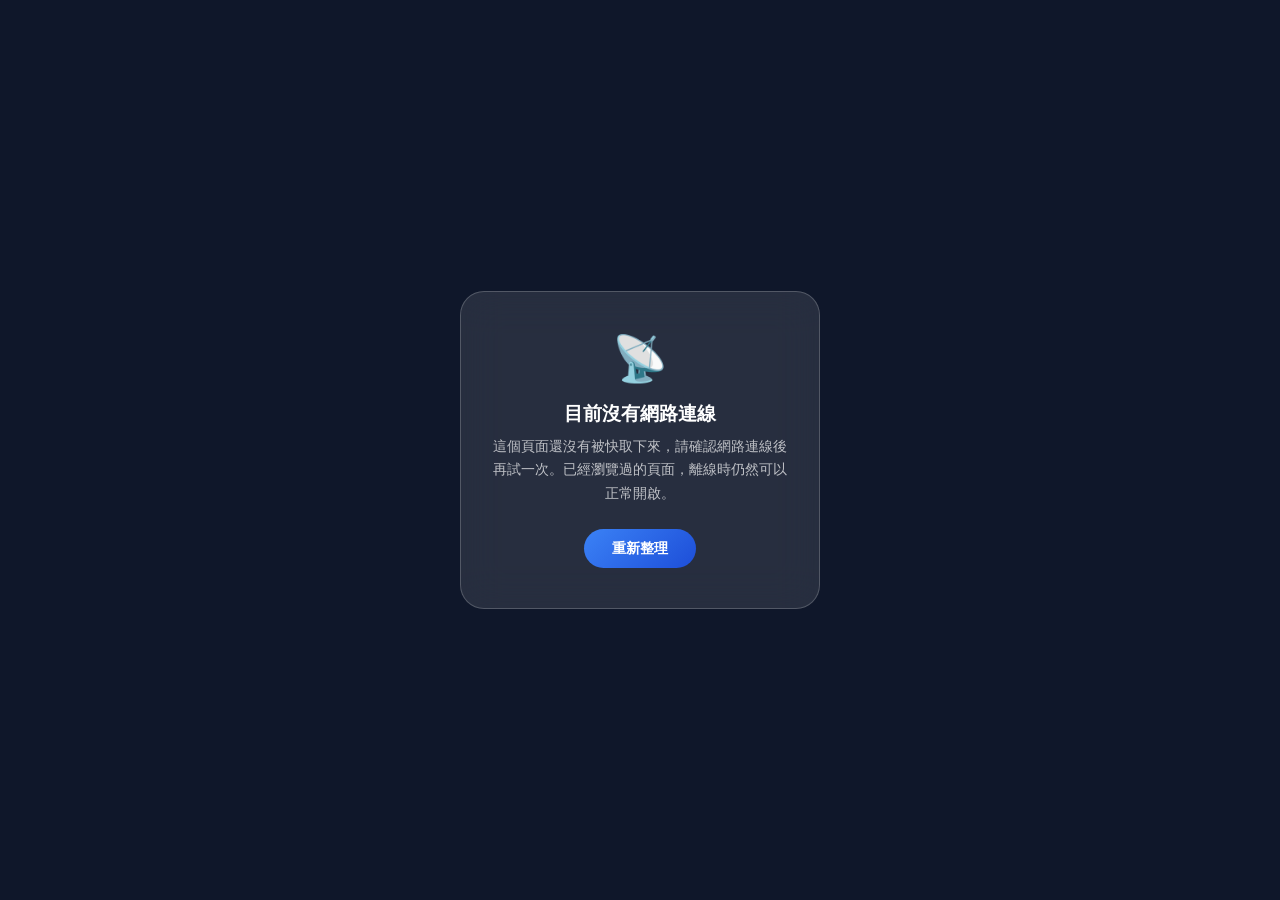
<file: offline.html>
<!DOCTYPE html>
<html lang="zh-Hant-TW">
<head>
    <meta charset="UTF-8">
    <meta name="viewport" content="width=device-width, initial-scale=1.0">
    <title>離線頁面</title>
    <style>
        * { box-sizing: border-box; margin: 0; padding: 0; }
        body, html {
            min-height: 100%;
            font-family: -apple-system, BlinkMacSystemFont, "Segoe UI", Roboto, Helvetica, Arial, sans-serif;
            background-color: #0f172a;
            color: #ffffff;
            display: flex;
            align-items: center;
            justify-content: center;
            text-align: center;
            padding: 24px;
        }
        .offline-card {
            background: rgba(255, 255, 255, 0.1);
            backdrop-filter: blur(20px);
            -webkit-backdrop-filter: blur(20px);
            border: 1px solid rgba(255, 255, 255, 0.2);
            border-radius: 24px;
            padding: 40px 28px;
            max-width: 360px;
        }
        .offline-icon { font-size: 2.8rem; margin-bottom: 16px; }
        .offline-title { font-size: 1.2rem; font-weight: bold; margin-bottom: 8px; }
        .offline-text { font-size: 0.9rem; color: rgba(255,255,255,0.7); line-height: 1.6; margin-bottom: 24px; }
        .retry-btn {
            background: linear-gradient(135deg, #3b82f6, #1d4ed8);
            color: #ffffff;
            border: none;
            padding: 10px 28px;
            border-radius: 20px;
            font-size: 0.9rem;
            font-weight: bold;
            cursor: pointer;
        }
    </style>
</head>
<body>
    <div class="offline-card">
        <div class="offline-icon">📡</div>
        <div class="offline-title">目前沒有網路連線</div>
        <div class="offline-text">這個頁面還沒有被快取下來，請確認網路連線後再試一次。已經瀏覽過的頁面，離線時仍然可以正常開啟。</div>
        <button class="retry-btn" onclick="location.reload()">重新整理</button>
    </div>
</body>
</html>
</file>
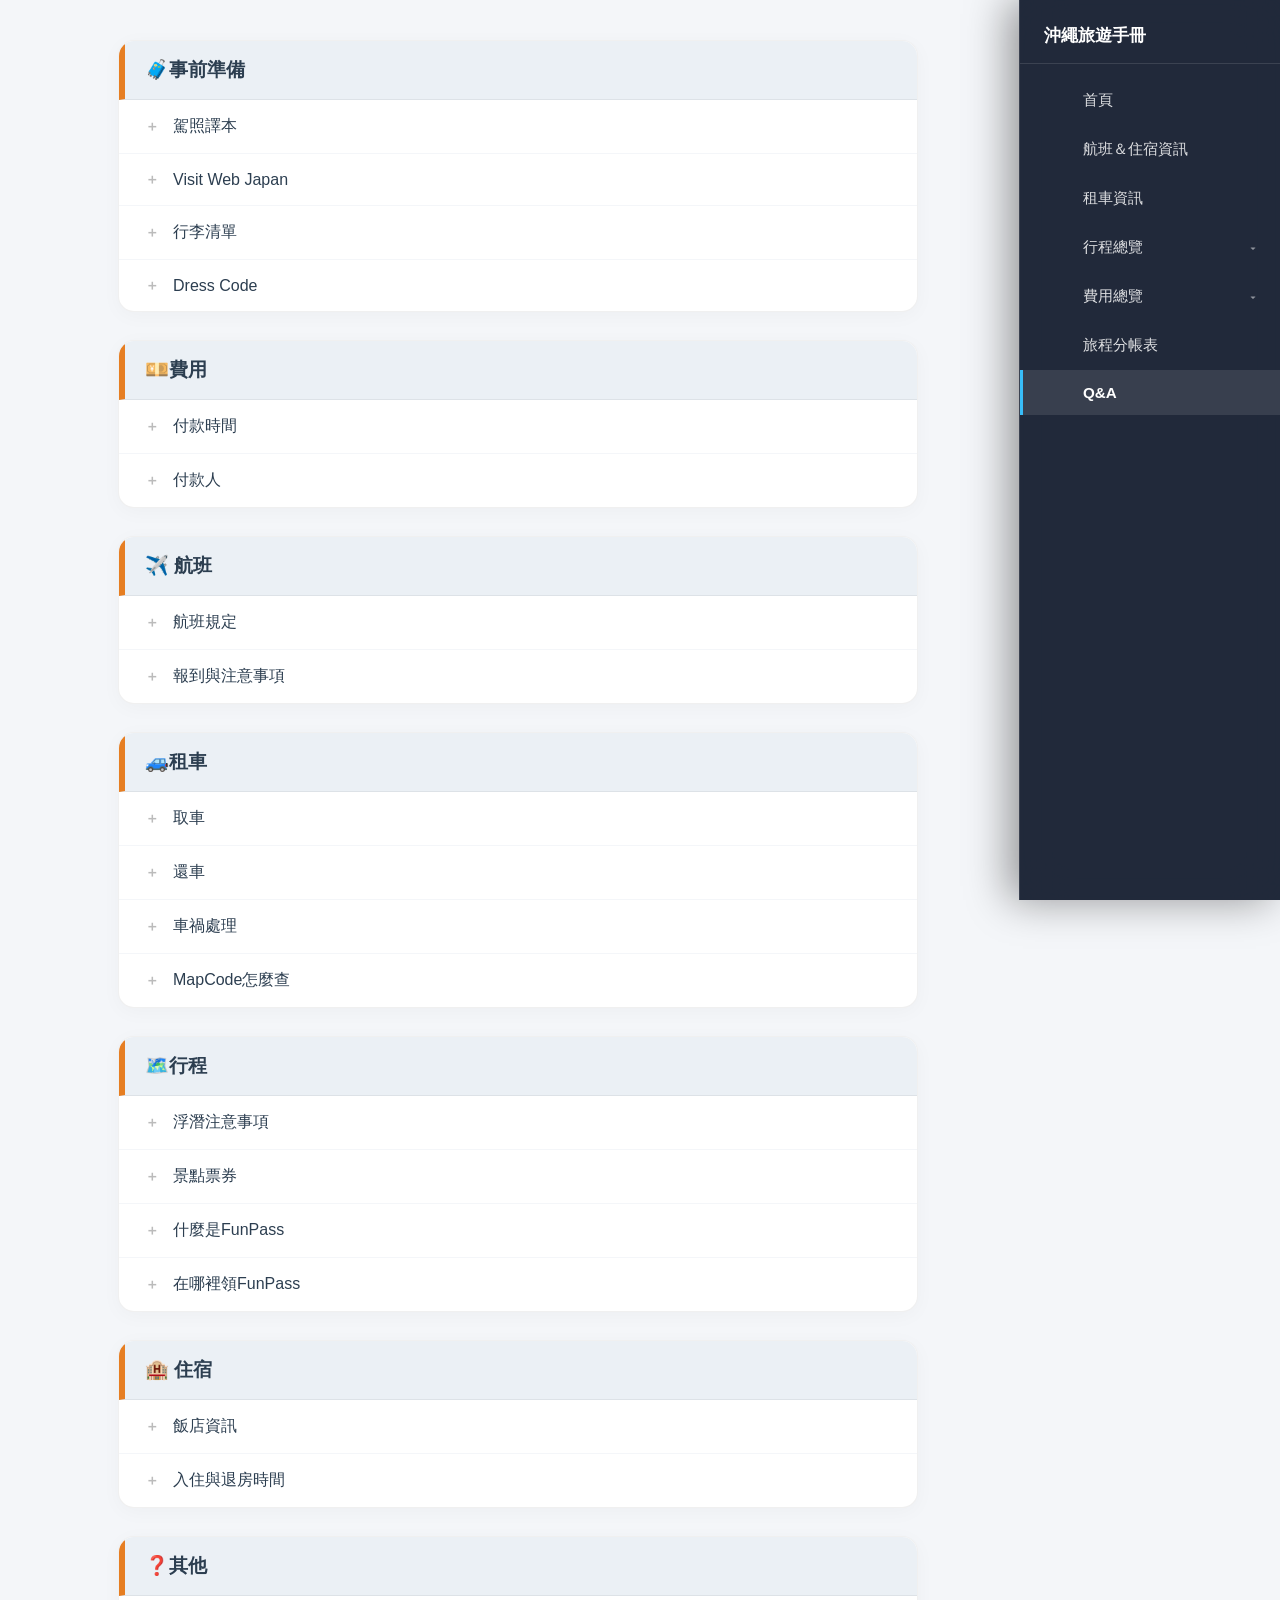
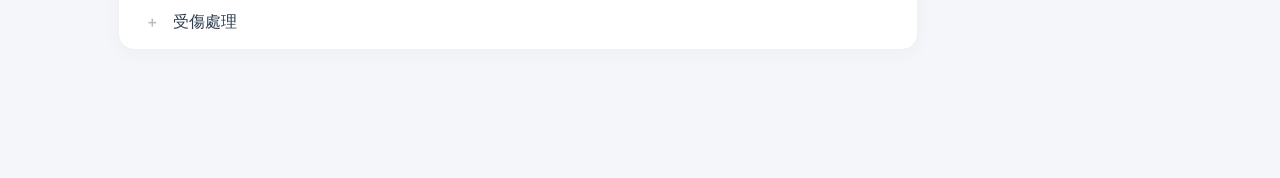
<file: qa.html>
<!DOCTYPE html>
<html lang="zh-TW">
<head>
<meta charset="UTF-8">
<meta name="viewport" content="width=device-width, initial-scale=1.0">
<title>Q&A</title>

<!-- 🔧 PWA 設定 -->
<link rel="manifest" href="manifest.json">
<meta name="theme-color" content="#0f172a">
<link rel="stylesheet" href="css/nav.css">
<link rel="stylesheet" href="css/ios-install.css">

<style>
    /* --- 1. 設計風格、氛圍與色彩規範 (MD 1 & 3) --- */
    :root {
        --page-bg: #F4F6F9;          /* 極淺灰藍色背景 */
        --card-bg: #FFFFFF;          /* 純白卡片背景 */
        --text-main: #2C3E50;        /* 主要標題/大字：深灰藍 */
        --text-sub: #7F8C8D;         /* 次要說明/細項：淺灰色 */
        --accent-blue: #3498db;      /* 展開時的柔和藍色 */
        --border-color: rgba(0,0,0,0.06); /* 極淡的灰色框線 */
        --alert-bg: #E1E8ED;         /* 提示區塊：淡藍灰色背景 */
        
        /* 分帳明細表風格的標題背景色 (低飽和度灰藍) */
        --title-bg: #EBF0F5;         
        --accent-coral: #E67E22;     /* 區塊左側裝飾條顏色 */
    }

    body { 
        font-family: 'PingFang TC', 'Microsoft JhengHei', sans-serif; /* MD 4: 無襯線字體 */
        padding: 40px 16px calc(40px + env(safe-area-inset-bottom) + 60px) 16px;
        background-color: var(--page-bg); 
        color: #333;
        margin: 0;
    }

    #user-view { 
        max-width: 800px; 
        margin: 0 auto; 
    }
    
    /* --- 2. 卡片式架構、佈局與圓角陰影 (MD 2) --- */
    .section-group { 
        background: var(--card-bg); 
        margin-bottom: 28px; 
        border-radius: 16px;        /* MD 2: 大圓角（12px - 16px） */
        border: 1px solid var(--border-color); 
        overflow: hidden; 
        box-shadow: 0 4px 20px rgba(0, 0, 0, 0.03); /* MD 2: 微弱、擴散度高的淺灰色陰影 */
    }

    /* 區塊大標題 (分帳系統明細表表頭風格) */
    .section-title { 
        padding: 16px 20px; 
        font-size: 1.2em; 
        font-weight: bold; 
        color: var(--text-main); 
        background-color: var(--title-bg); 
        border-bottom: 1px solid var(--border-color);
        border-left: 6px solid var(--accent-coral); /* 左側裝飾條 */
        display: flex;
        align-items: center;
    }
    
    details { 
        border-bottom: 1px solid #F4F6F9; 
    }
    details:last-child { 
        border-bottom: none; 
    }
    
    /* 子項目標題 — 增加左側 Padding 避免文字太靠左切邊 */
    summary { 
        padding: 16px 20px 16px 26px; /* 左側微調至 26px，與大標題視覺對齊 */
        cursor: pointer; 
        list-style: none; 
        font-weight: 500; 
        color: var(--text-main);
        display: flex; 
        align-items: center; 
        transition: background 0.2s; 
    }
    summary:hover { 
        background-color: #FAFBFC; 
    }
    
    /* 展開提示圖標移到最前面 */
    summary::before { 
        content: '＋'; 
        font-weight: bold; 
        color: #BBB; 
        font-size: 0.9em;
        margin-right: 14px; /* 拉開與標題文字的間距 */
        transition: transform 0.2s; 
        display: inline-block;
        width: 14px; /* 固定寬度，確保文字完美對齊 */
    }
    details[open] summary::before { 
        content: '－'; 
        color: var(--accent-blue); 
    }
    
    /* 移除原本在最後面的圖標 */
    summary::after { 
        content: none; 
    }
    
    /* 展開內容區塊 */
    .content-box { 
        padding: 4px 20px 20px 54px; 
        color: var(--text-sub);      
        font-size: 0.95em; 
        line-height: 1.7; 
        background-color: #FCFDFE; 
        /* 💡 新增：允許保留換行符號，防止文字擠在一起 */
        white-space: pre-wrap; 
    }

    /* 超連結在閱讀畫面時的漂亮樣式 */
    .content-box a {
        color: var(--accent-blue);
        text-decoration: none;
        border-bottom: 1px dashed var(--accent-blue);
        font-weight: 500;
        transition: color 0.2s;
    }
    .content-box a:hover {
        color: #2980b9;
        border-bottom-style: solid;
    }

    /* 💡 新增：行內程式碼反白樣式 (Markdown 的 ` 字元效果) */
    .content-box code {
        background-color: #ECEFF1;
        color: #CFD8DC;
        color: #2c3e50;
        padding: 2px 6px;
        border-radius: 4px;
        font-family: Consolas, Monaco, monospace;
        font-size: 0.9em;
        margin: 0 2px;
    }

    /* --- 3. 管理員後台介面樣式 --- */
    #admin-mask { 
        display: none; 
        position: fixed; 
        top: 0; left: 0; width: 100%; height: 100%; 
        background: rgba(44, 62, 80, 0.4); 
        z-index: 1000; 
        overflow-y: auto; 
    }
    #admin-panel { 
        background: var(--card-bg); 
        width: 95%; 
        max-width: 900px; 
        margin: 40px auto; 
        padding: 30px; 
        border-radius: 16px; 
        box-shadow: 0 10px 30px rgba(0,0,0,0.1); 
    }
    
    .admin-header { 
        display: flex; 
        justify-content: space-between; 
        align-items: center; 
        margin-bottom: 24px; 
        border-bottom: 1px solid #EEE; 
        padding-bottom: 12px; 
        color: var(--text-main);
    }
    .close-btn { cursor: pointer; font-size: 24px; color: var(--text-sub); }
    
    .admin-section { 
        border: 1px solid #EAEAEA; 
        border-radius: 12px; 
        padding: 20px; 
        margin-bottom: 20px; 
        background-color: #FAFAFA; 
    }
    .admin-section-header { display: flex; gap: 8px; margin-bottom: 15px; align-items: center; }
    
    .editable-title, .editable-content { 
        font-family: inherit;
        border: 1px solid #DCDCDC; 
        border-radius: 8px; 
        padding: 8px 12px; 
        box-sizing: border-box;
        background: #FFF;
        color: var(--text-main);
    }
    .editable-title { font-weight: bold; font-size: 1.05em; flex-grow: 1; }
    .editable-title:focus, .editable-content:focus { border-color: var(--accent-blue); background: #fff; outline: none; }
    
    .admin-item-table { width: 100%; border-collapse: collapse; margin-top: 10px; }
    .admin-item-table th, .admin-item-table td { border: 1px solid #EAEAEA; padding: 12px; text-align: left; }
    .admin-item-table th { background-color: #F4F6F9; color: var(--text-main); font-weight: 600; }
    .admin-item-table th:nth-child(1) { width: 25%; }
    .admin-item-table th:nth-child(2) { width: 50%; }
    .admin-item-table th:nth-child(3) { width: 25%; } 
    .editable-content { width: 100%; }
    
    .btn { padding: 8px 14px; border: none; border-radius: 8px; cursor: pointer; font-size: 13px; font-weight: 500; transition: background 0.2s; }
    .btn-add { background-color: #2ecc71; color: #fff; }
    .btn-add:hover { background-color: #27ae60; }
    .btn-del { background-color: #e74c3c; color: #fff; padding: 6px 10px; }
    .btn-del:hover { background-color: #c0392b; }
    
    .btn-move { background-color: #EBF0F5; color: #555; padding: 6px 8px; font-size: 12px; border: 1px solid #DCDCDC; }
    .btn-move:hover { background-color: #DCE4EC; color: #2C3E50; }
    .btn-move:disabled { background-color: #F5F5F5; color: #CCC; border-color: #EAEAEA; cursor: not-allowed; }

    .btn-save { background-color: var(--text-main); color: #fff; font-size: 16px; padding: 12px 28px; }
    .btn-save:hover { background-color: #1a252f; }
    
    /* 預設隱藏管理按鈕，由 JS 判斷開關狀態決定是否開啟 */
    #admin-toggle { 
        display: none; 
        position: fixed; 
        bottom: 24px; 
        right: 24px; 
        background: var(--text-main); 
        color: #fff; 
        border: none; 
        padding: 12px 20px; 
        border-radius: 50px; 
        cursor: pointer; 
        box-shadow: 0 4px 12px rgba(0,0,0,0.15); 
        z-index: 999; 
        font-weight: bold;
    }
</style>
</head>
<body>

<!-- 🍔 側邊導覽列插入點（由 js/nav.js 動態載入內容） -->
<div id="nav-placeholder"></div>

<div id="user-view"></div>

<button id="admin-toggle" onclick="openAdmin()">⚙️ 開啟後台管理</button>

<div id="admin-mask">
    <div id="admin-panel">
        <div class="admin-header">
            <h3>🧰 可視化內容編輯器</h3>
            <span class="close-btn" onclick="closeAdmin()">×</span>
        </div>
        
        <div id="admin-editor-content"></div>
        
        <div style="text-align: center; margin-top: 30px;">
            <button class="btn btn-save" onclick="saveAndExport()">💾 儲存並直接複製配置碼</button>
        </div>
    </div>
</div>

<script>
    // =========================================================================
    // 【💡 後台硬開關控制面板】
    //  false = 關閉後台（路人模式，右下角管理按鈕完全消失，最安全）
    //  true  = 開啟後台（編輯模式，右下角會浮現按鈕供您點擊修改）
    // =========================================================================
    const isEditable = false; 

    // --- 預設資料 ---
    // 💡 修正處：將預設資料加入了粗體、換行與行內代碼，方便您直接看效果
    const defaultData = [
        { title: "✈️ 航班相關", items: [{ q: "航班規定 (隨身/託運)", a: "⚠️ **重要貴重物品請隨身攜帶**\n\n1. 行動電源、鋰電池 `不可託運`。\n2. 隨身液體每瓶限 `100ml` 以內，需裝入透明夾鏈袋。" }, { q: "報到與注意事項", a: "請務必提前 **3 小時** 抵達機場。\n準備好護照正本與電子機票。" }] },
        { title: "🏨 住宿資訊", items: [{ q: "飯店聯絡方式", a: "飯店名稱：東京住宿大飯店\nMapCode：`123 456 789*12`\n詳細交通：請參考 [Google地圖](https://maps.google.com) 導航。" }, { q: "入住與退房說明", a: "*Check-in* 時間：15:00 後\n*Check-out* 時間：11:00 前" }] }
    ];

    // ====== [核心數據儲存變數] ======
    const savedConfig = "[base64]"; 
    // ===============================

    let currentData = defaultData;

    // 解析配置碼數據
    if (savedConfig) {
        try {
            currentData = JSON.parse(decodeURIComponent(atob(savedConfig)));
        } catch (e) {
            console.error("配置碼解析失敗，已還原為預設資料。");
        }
    }

    // --- 【🔒 檢查後台硬開關】 ---
    function checkAdminAccess() {
        if (isEditable === true) {
            document.getElementById('admin-toggle').style.display = 'block';
        }
    }

    // 💡 升級：全功能精簡版 Markdown 解析器
    function parseMarkdown(text) {
        if (!text) return "";
        
        let html = text;
        
        // 1. 解析行內程式碼 (包裹在反引號 ` 內) -> 轉為 <code>
        html = html.replace(/`([^`]+)`/g, '<code>$1</code>');
        
        // 2. 解析粗體 (包裹在 ** 或 __ 內) -> 轉為 <strong>
        html = html.replace(/\*\*([^*]+)\*\*/g, '<strong>$1</strong>');
        html = html.replace(/__([^_]+)__/g, '<strong>$1</strong>');
        
        // 3. 解析斜體 (包裹在 * 或 _ 內) -> 轉為 <em>
        html = html.replace(/\*([^*]+)\*/g, '<em>$1</em>');
        html = html.replace(/_([^_]+)_/g, '<em>$1</em>');
        
        // 4. 解析超連結 [顯示文字](網址) -> 轉為 <a target="_blank">
        html = html.replace(/\[([^\]]+)\]\(([^)]+)\)/g, '<a href="$2" target="_blank">$1</a>');
        
        return html;
    }

    // --- 1. 渲染用戶閱讀介面 ---
    function renderUserView() {
        const view = document.getElementById('user-view');
        if (currentData.length === 0) {
            view.innerHTML = '<div style="text-align:center;color:#999;padding:40px;">尚未新增內容，請開啟後台管理模式。</div>';
            return;
        }
        view.innerHTML = currentData.map(sec => `
            <div class="section-group">
                <div class="section-title">${sec.title}</div>
                ${sec.items.map(item => `
                    <details>
                        <summary>${item.q}</summary>
                        <div class="content-box">${parseMarkdown(item.a)}</div>
                    </details>
                `).join('')}
            </div>
        `).join('');
    }

    // --- 2. 渲染管理員編輯介面 ---
    function renderAdminEditor() {
        const container = document.getElementById('admin-editor-content');
        container.innerHTML = ''; 

        currentData.forEach((section, sIdx) => {
            const sectionEl = document.createElement('div');
            sectionEl.className = 'admin-section';
            
            sectionEl.innerHTML = `
                <div class="admin-section-header">
                    <button class="btn btn-move" onclick="moveSection(${sIdx}, -1)" ${sIdx === 0 ? 'disabled' : ''}>🔼</button>
                    <button class="btn btn-move" onclick="moveSection(${sIdx}, 1)" ${sIdx === currentData.length - 1 ? 'disabled' : ''}>🔽</button>
                    <input type="text" class="editable-title" value="${section.title}" placeholder="請輸入大區塊標題 (例如：✈️ 航班相關)..." onchange="updateSectionTitle(${sIdx}, this.value)">
                    <button class="btn btn-add" onclick="addSubItem(${sIdx})">➕ 新增子項目</button>
                    <button class="btn btn-del" onclick="deleteSection(${sIdx})">🗑️ 刪除區塊</button>
                </div>
            `;

            if (section.items.length > 0) {
                const table = document.createElement('table');
                table.className = 'admin-item-table';
                table.innerHTML = `<thead><tr><th>子項目標題</th><th>展開內容 (支援 換行、**粗體**、\`灰色底色\`、[連結](網址))</th><th>操作區</th></tr></thead>`;
                const tbody = document.createElement('tbody');

                section.items.forEach((item, iIdx) => {
                    const tr = document.createElement('tr');
                    tr.innerHTML = `
                        <td><input type="text" class="editable-content" value="${item.q}" placeholder="請輸入子項目標題..." onchange="updateItem(${sIdx}, ${iIdx}, 'q', this.value)"></td>
                        <td><textarea class="editable-content" rows="4" placeholder="請輸入描述...&#13;&#10;換行：直接按 Enter&#13;&#10;粗體：**重要**&#13;&#10;底色：\`代碼\`&#13;&#10;連結：[地圖](網址)" onchange="updateItem(${sIdx}, ${iIdx}, 'a', this.value)">${item.a}</textarea></td>
                        <td style="text-align:center; white-space:nowrap; gap:4px;">
                            <button class="btn btn-move" onclick="moveItem(${sIdx}, ${iIdx}, -1)" ${iIdx === 0 ? 'disabled' : ''}>🔼</button>
                            <button class="btn btn-move" onclick="moveItem(${sIdx}, ${iIdx}, 1)" ${iIdx === section.items.length - 1 ? 'disabled' : ''}>🔽</button>
                            <button class="btn btn-del" onclick="deleteItem(${sIdx}, ${iIdx})">× 移除</button>
                        </td>
                    `;
                    tbody.appendChild(tr);
                });
                table.appendChild(tbody);
                sectionEl.appendChild(table);
            } else {
                sectionEl.innerHTML += `<div style="text-align:center;color:#999;font-size:13px;padding:10px;">此區塊尚無子項目。</div>`;
            }

            container.appendChild(sectionEl);
        });

        const addSectionBtn = document.createElement('button');
        addSectionBtn.className = 'btn btn-add';
        addSectionBtn.style.cssText = 'width:100%;margin-top:10px;font-size:15px;padding:12px;border-radius:12px;';
        addSectionBtn.innerHTML = '➕ 新增一個新資料區塊 (例如：🚗 交通安全)';
        addSectionBtn.onclick = addSection;
        container.appendChild(addSectionBtn);
    }

    // --- 3. 數據核心操作函式 ---
    function updateSectionTitle(sIdx, value) { currentData[sIdx].title = value; }
    function updateItem(sIdx, iIdx, key, value) { currentData[sIdx].items[iIdx][key] = value; }
    function addSection() { currentData.push({ title: "", items: [] }); renderAdminEditor(); }
    
    function deleteSection(sIdx) { 
        if(confirm("確定要刪除整份「" + currentData[sIdx].title + "」區塊嗎？")) { 
            currentData.splice(sIdx, 1); 
            renderAdminEditor(); 
        } 
    }
    function addSubItem(sIdx) { currentData[sIdx].items.push({ q: "", a: "" }); renderAdminEditor(); }
    function deleteItem(sIdx, iIdx) { currentData[sIdx].items.splice(iIdx, 1); renderAdminEditor(); }

    function moveSection(index, direction) {
        const targetIndex = index + direction;
        if (targetIndex < 0 || targetIndex >= currentData.length) return;
        const temp = currentData[index];
        currentData[index] = currentData[targetIndex];
        currentData[targetIndex] = temp;
        renderAdminEditor(); 
    }

    function moveItem(sIdx, itemIndex, direction) {
        const targetIndex = itemIndex + direction;
        const items = currentData[sIdx].items;
        if (targetIndex < 0 || targetIndex >= items.length) return;
        const temp = items[itemIndex];
        items[itemIndex] = items[targetIndex];
        items[targetIndex] = temp;
        renderAdminEditor(); 
    }

    // --- 4. 後台開啟/關閉 ---
    function openAdmin() { renderAdminEditor(); document.getElementById('admin-mask').style.display = 'block'; }
    function closeAdmin() { document.getElementById('admin-mask').style.display = 'none'; }

    // --- 5. 一鍵背景複製 + 自製免彈窗提示功能 ---
    function saveAndExport() {
        renderUserView();
        closeAdmin();
        
        const jsonStr = JSON.stringify(currentData);
        const configCode = btoa(encodeURIComponent(jsonStr));
        
        const tempInput = document.createElement("textarea");
        tempInput.value = configCode;
        document.body.appendChild(tempInput);
        
        tempInput.select();
        document.execCommand("copy");
        document.body.removeChild(tempInput); 
        
        showToast();
    }

    function showToast() {
        let toast = document.getElementById("copy-toast");
        if (!toast) {
            toast = document.createElement("div");
            toast.id = "copy-toast";
            toast.style.cssText = "position:fixed; top:30px; left:50%; transform:translateX(-50%); background:#E1E8ED; color:#2C3E50; padding:14px 28px; border-radius:12px; font-weight:bold; box-shadow:0 8px 24px rgba(0,0,0,0.08); z-index:2000; transition:all 0.3s; font-size:14px; border: 1px solid #CCD6DD;";
            document.body.appendChild(toast);
        }
        toast.innerHTML = "📋 新配置碼已安全複製到您的剪貼簿！請至原始碼覆蓋 savedConfig 變數。";
        toast.style.display = "block";
        toast.style.opacity = "1";
        
        setTimeout(() => {
            toast.style.opacity = "0";
            setTimeout(() => { toast.style.display = "none"; }, 300);
        }, 2500);
    }

    // --- 網頁初始化載入 ---
    renderUserView();   // 渲染閱讀畫面
    checkAdminAccess(); // 檢查 Bool 開關狀態
</script>

<!-- 🍔 載入側邊導覽列邏輯 -->
<script src="js/nav.js"></script>
<script src="js/ios-install.js"></script>

<!-- 🔧 註冊 Service Worker（支援離線與安裝） -->
<script>
    if ('serviceWorker' in navigator) {
        window.addEventListener('load', () => {
            navigator.serviceWorker.register('sw.js')
                .then((reg) => console.log('Service Worker 註冊成功：', reg.scope))
                .catch((err) => console.error('Service Worker 註冊失敗：', err));
        });
    }
</script>
</body>
</html>
</file>
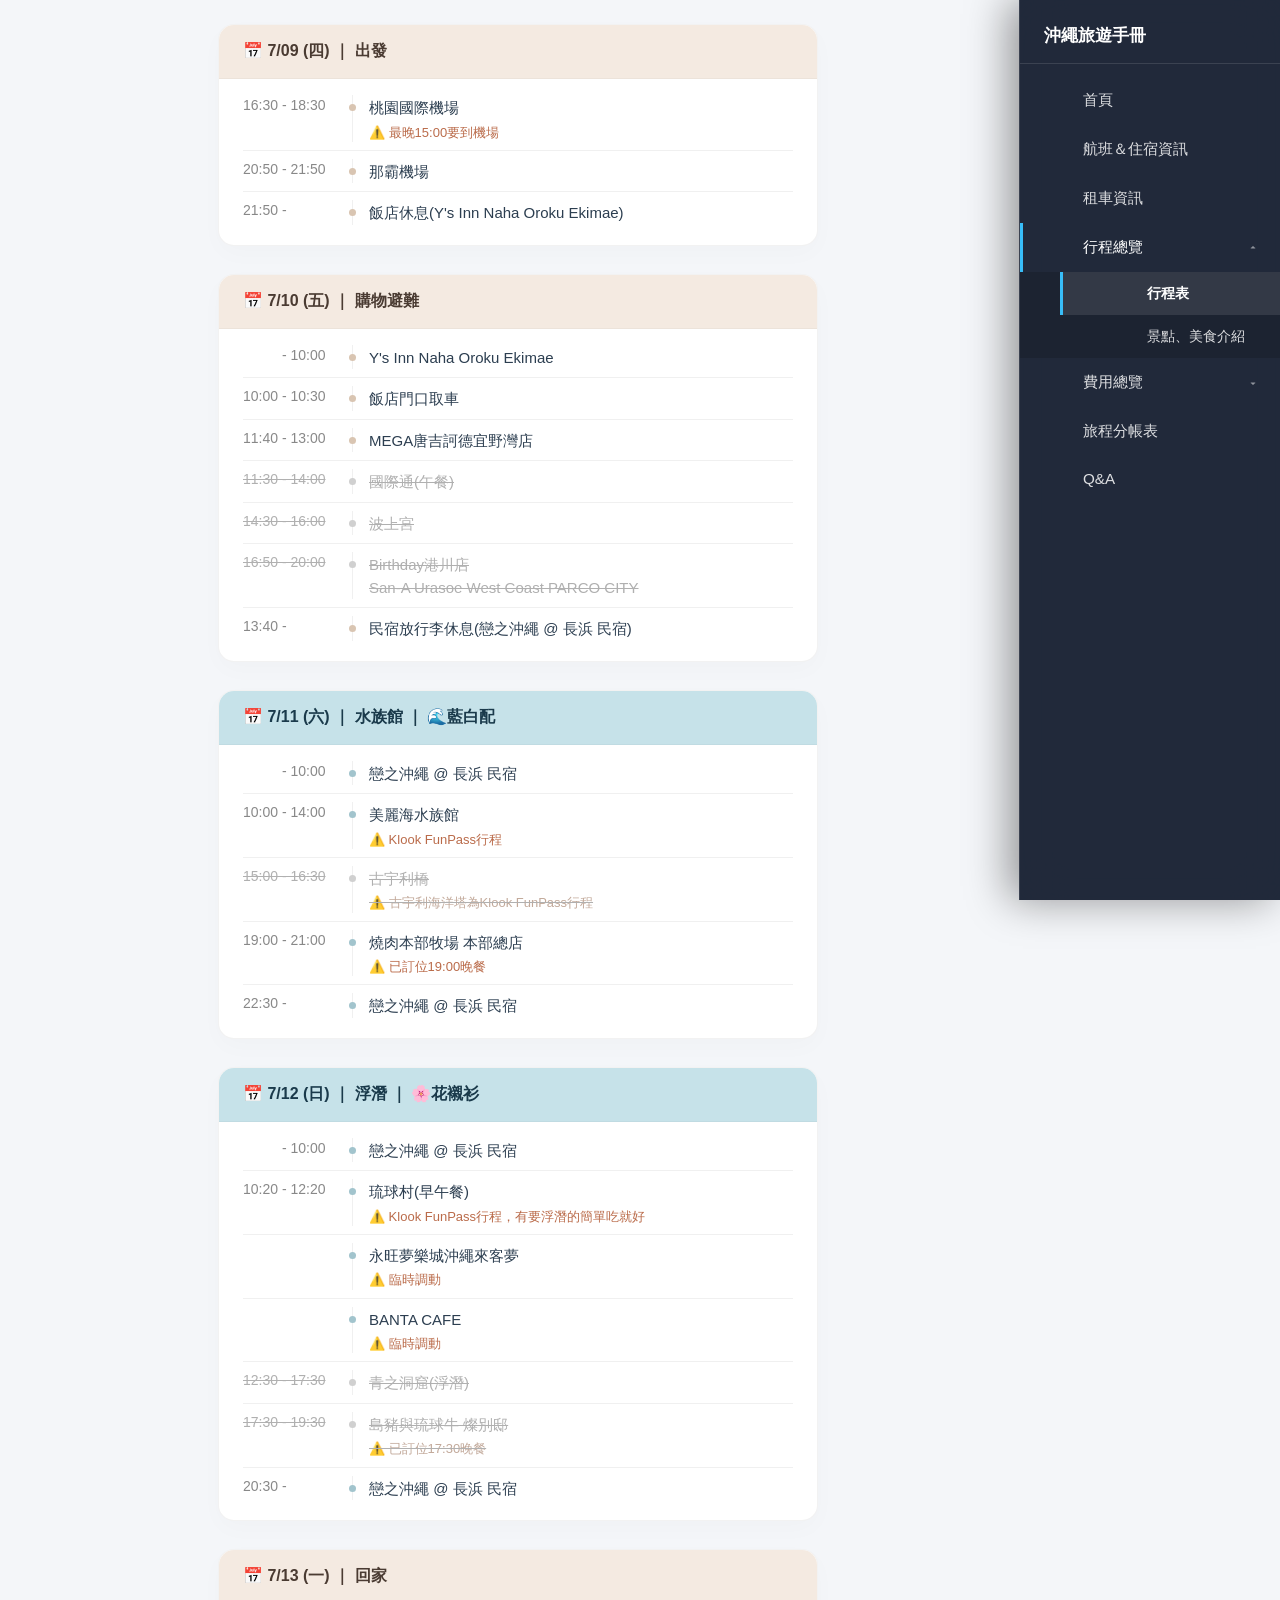
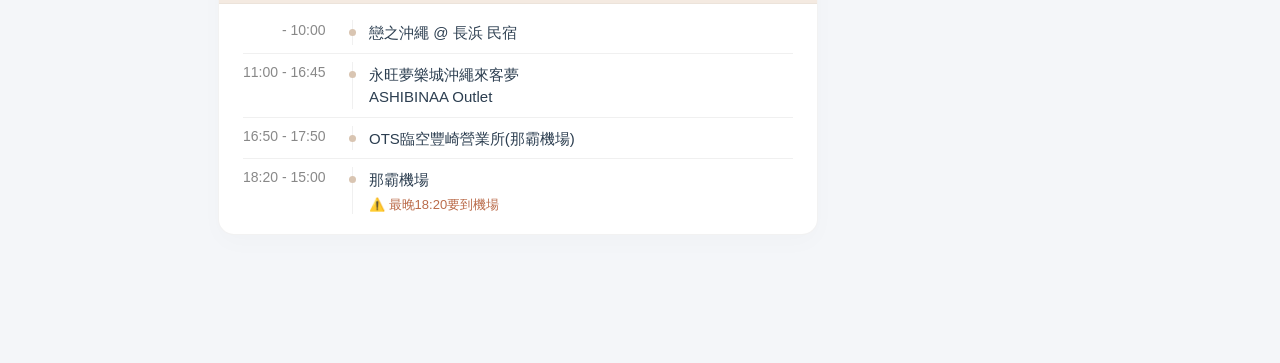
<file: schedule.html>
<!DOCTYPE html>
<html lang="zh-TW">
<head>
    <meta charset="UTF-8">
    <meta name="viewport" content="width=device-width, initial-scale=1.0">
    <title>行程表</title>

    <!-- 🔧 PWA 設定 -->
    <link rel="manifest" href="manifest.json">
    <meta name="theme-color" content="#0f172a">
    <link rel="stylesheet" href="css/nav.css">
    <link rel="stylesheet" href="css/ios-install.css">

    <style>
        /* ===================================================
           🎨 全域色彩變數設定區（包含雙色與軸線規範）
           =================================================== */
        :root {
            --page-bg: #F4F6F9;       /* 網頁大背景 */
            --card-bg: #FFFFFF;       /* 卡片背景 */
            --text-main: #2C3E50;     /* 主要文字 */
            --text-sub: #888888;      /* 次要文字（時間、軸線） */
            --timeline-line: rgba(0, 0, 0, 0.06); /* 🧭 軸線顏色：細緻固定的空氣感淺線 */
            --note-color: #BA6B4A;    /* ⚠️ 注意事項文字顏色：溫柔低飽和度的警告橘 */
            
            /* 🐋 主題一：沖繩深邃海藍（玩水、戶外） */
            --blue-bg: #C6E2E9;
            --blue-text: #1A3A4B;
            --blue-node: #A2C4CD;     /* 藍色卡片專屬小圓點顏色 */
            
            /* 🛒 主題二：提案 A 暖陽沙灘（購物、市區） */
            --shop-bg: #F4EAE1;
            --shop-text: #4A3B32;
            --shop-node: #D9C5B2;     /* 暖色卡片專屬小圓點顏色 */
            
            /* 預設顏色變數 */
            --header-bg: var(--blue-bg);
            --header-text: var(--blue-text);
            --node-color: var(--blue-node);
        }

        /* 💡 雙色樣式切換器：同時動態更新時光軸圓點顏色 */
        .card-blue {
            --header-bg: var(--blue-bg);
            --header-text: var(--blue-text);
            --node-color: var(--blue-node);
        }
        
        .card-shop {
            --header-bg: var(--shop-bg);
            --header-text: var(--shop-text);
            --node-color: var(--shop-node);
        }

        /* 全域設定 */
        body {
            font-family: "PingFang TC", "Microsoft JhengHei", -apple-system, sans-serif;
            background-color: var(--page-bg);
            color: var(--text-main);
            margin: 0;
            padding: 24px 16px calc(40px + env(safe-area-inset-bottom) + 60px) 16px;
            display: flex;
            justify-content: center;
        }

        .itinerary-container {
            width: 100%;
            max-width: 600px;
        }

        /* 卡片式架構 */
        .day-card {
            background-color: var(--card-bg);
            border-radius: 16px;
            box-shadow: 0 8px 24px rgba(0, 0, 0, 0.02);
            border: 1px solid rgba(0, 0, 0, 0.05);
            margin-bottom: 28px;
            overflow: hidden;
        }

        /* 標題區塊 */
        .day-header {
            background-color: var(--header-bg);
            padding: 16px 24px;
            margin: 0;
            font-size: 16px;
            font-weight: bold;
            color: var(--header-text);
            display: flex;
            align-items: center;
            gap: 8px;
            border-bottom: 1px solid rgba(0, 0, 0, 0.03);
            transition: background-color 0.3s, color 0.3s;
        }

        /* 內容包裹區 */
        .card-content {
            padding: 8px 24px 12px 24px;
        }

        /* 行程項目佈局：堅持 stretch 讓垂直軸線能流暢向下延伸，完美劃分空間 */
        .itinerary-item {
            display: flex;
            align-items: stretch;
            padding: 8px 0; 
            border-bottom: 1px solid rgba(0, 0, 0, 0.06);
        }

        .itinerary-item:last-child {
            border-bottom: none;
        }

        /* 左欄：時間 */
        .item-time {
            width: 110px;
            white-space: nowrap;
            color: var(--text-sub);
            font-size: 14px;
            font-weight: 500;
            flex-shrink: 0;
            
            /* 🧭 改為實線（solid）並大幅淡化存在感，讓劃分感自然不生硬 */
            border-right: 1px solid var(--timeline-line); 
            padding-right: 12px;
            margin-right: 16px;
            
            box-sizing: border-box;
            padding-top: 2px; 
            
            /* ⚠️ 啟用相對定位，作為小圓點的附著主體 */
            position: relative; 
        }

        /* 📌 魔法核心：自動在時間右側生成時光軸精緻小圓點 */
        .item-time::after {
            content: "";
            position: absolute;
            right: -4px;          /* 圓心精準落在 1px 的邊線上 */
            top: 9px;             /* 精準對齊第一行文字的水平中線 */
            width: 7px;
            height: 7px;
            background-color: var(--node-color);
            border-radius: 50%;
            transition: background-color 0.3s;
        }

        /* 右欄：行程名稱 */
        .item-activity {
            flex-grow: 1;
            color: var(--text-main);
            font-size: 15px;
            font-weight: 500;
            text-align: left;
            padding-top: 2px;
            line-height: 1.5;     /* 確保多行文字與注意事項有舒適的呼吸空間 */
        }

        /* ⚠️ 精精確綁定的注意事項樣式 */
        .item-note {
            font-size: 13px;
            font-weight: normal;
            color: var(--note-color);
            margin-top: 4px;      /* 與上方景點名稱微微拉開 */
            line-height: 1.4;
        }

        /* 🚫 已取消項目：加在 .itinerary-item 上即可整列變灰＋刪除線 */
        .itinerary-item.cancelled .item-activity,
        .itinerary-item.cancelled .item-time {
            text-decoration: line-through;
            color: #B0B0B0;
        }
        .itinerary-item.cancelled .item-time::after {
            background-color: #D0D0D0; /* 時光軸圓點也一併變灰 */
        }
        .itinerary-item.cancelled .item-note {
            color: #C2A99A; /* 注意事項也同步淡化 */
        }
    </style>
</head>
<body>

<!-- 🍔 側邊導覽列插入點（由 js/nav.js 動態載入內容） -->
<div id="nav-placeholder"></div>

<div class="itinerary-container">

    <div class="day-card card-shop">
        <h2 class="day-header">📅 7/09 (四) ｜ 出發</h2>
        
        <div class="card-content">
            <div class="itinerary-item">
                <div class="item-time">16:30 - 18:30</div>
                <div class="item-activity">
                    桃園國際機場
                    <div class="item-note">⚠️ 最晚15:00要到機場</div>
                </div>
            </div>
            <div class="itinerary-item">
                <div class="item-time">20:50 - 21:50</div>
                <div class="item-activity">那霸機場</div>
            </div>
            <div class="itinerary-item">
                <div class="item-time">21:50 - </div>
                <div class="item-activity">飯店休息(Y's Inn Naha Oroku Ekimae)</div>
            </div>
        </div>
    </div>

    <div class="day-card card-shop">
        <h2 class="day-header">📅 7/10 (五) ｜ 購物避難</h2>
        
        <div class="card-content">
            <div class="itinerary-item">
                <div class="item-time"><span style="visibility: hidden;">00:00</span> - 10:00</div>
                <div class="itinerary-activity item-activity">Y's Inn Naha Oroku Ekimae</div>
            </div>
            <div class="itinerary-item">
                <div class="item-time">10:00 - 10:30</div>
                <div class="item-activity">飯店門口取車</div>
            </div>
            <div class="itinerary-item">
                <div class="item-time">11:40 - 13:00</div>
                <div class="item-activity">MEGA唐吉訶德宜野灣店</div>
            </div>
            <div class="itinerary-item cancelled">
                <div class="item-time">11:30 - 14:00</div>
                <div class="item-activity">國際通(午餐)</div>
            </div>
            <div class="itinerary-item cancelled">
                <div class="item-time">14:30 - 16:00</div>
                <div class="item-activity">波上宮</div>
            </div>
            
            <div class="itinerary-item cancelled">
                <div class="item-time">16:50 - 20:00</div>
                <div class="item-activity">
                    Birthday港川店<br>San-A Urasoe West Coast PARCO CITY
                </div>
            </div>
            <div class="itinerary-item">
                <div class="item-time">13:40 - </div>
                <div class="item-activity">民宿放行李休息(戀之沖繩 @ 長浜 民宿)</div>
            </div>
        </div>
    </div>

    <div class="day-card card-blue">
        <h2 class="day-header">📅 7/11 (六) ｜ 水族館 ｜ 🌊藍白配</h2>
        
        <div class="card-content">
            <div class="itinerary-item">
                <div class="item-time"><span style="visibility: hidden;">00:00</span> - 10:00</div>
                <div class="item-activity">戀之沖繩 @ 長浜 民宿</div>
            </div>
            <div class="itinerary-item">
                <div class="item-time">10:00 - 14:00</div>
                <div class="item-activity">
                    美麗海水族館
                    <div class="item-note">⚠️ Klook FunPass行程</div>
                </div>
            </div>
            <div class="itinerary-item cancelled">
                <div class="item-time">15:00 - 16:30</div>
                <div class="item-activity">
                    古宇利橋
                    <div class="item-note">⚠️ 古宇利海洋塔為Klook FunPass行程</div>
                </div>
            </div>
            <div class="itinerary-item">
                <div class="item-time">19:00 - 21:00</div>
                <div class="item-activity">
                    燒肉本部牧場 本部總店
                    <div class="item-note">⚠️ 已訂位19:00晚餐</div>
                </div>
            </div>
            <div class="itinerary-item">
                <div class="item-time">22:30 - </div>
                <div class="item-activity">戀之沖繩 @ 長浜 民宿</div>
            </div>
        </div>
    </div>

    <div class="day-card card-blue">
        <h2 class="day-header">📅 7/12 (日) ｜ 浮潛 ｜ 🌸花襯衫</h2>
        
        <div class="card-content">
            <div class="itinerary-item">
                <div class="item-time"><span style="visibility: hidden;">00:00</span> - 10:00</div>
                <div class="item-activity">戀之沖繩 @ 長浜 民宿</div>
            </div>
            <div class="itinerary-item">
                <div class="item-time">10:20 - 12:20</div>
                <div class="item-activity">
                    琉球村(早午餐)
                    <div class="item-note">⚠️ Klook FunPass行程，有要浮潛的簡單吃就好</div>
                </div>
            </div>
            <div class="itinerary-item">
                <div class="item-time"><span style="visibility: hidden;">00:00 - 00:00</span></div>
                <div class="item-activity">
                    永旺夢樂城沖繩來客夢
                    <div class="item-note">⚠️ 臨時調動</div>
                </div>
            </div>
            <div class="itinerary-item">
                <div class="item-time"><span style="visibility: hidden;">00:00 - 00:00</span></div>
                <div class="item-activity">
                    BANTA CAFE
                    <div class="item-note">⚠️ 臨時調動</div>
                </div>
            </div>
            <div class="itinerary-item cancelled">
                <div class="item-time">12:30 - 17:30</div>
                <div class="item-activity">青之洞窟(浮潛)</div>
            </div>
            <div class="itinerary-item cancelled">
                <div class="item-time">17:30 - 19:30</div>
                <div class="item-activity">
                    島豬與琉球牛 燦別邸
                    <div class="item-note">⚠️ 已訂位17:30晚餐</div>
                </div>
            </div>
            <div class="itinerary-item">
                <div class="item-time">20:30 - </div>
                <div class="item-activity">戀之沖繩 @ 長浜 民宿</div>
            </div>
        </div>
    </div>

    <div class="day-card card-shop">
        <h2 class="day-header">📅 7/13 (一) ｜ 回家</h2>
        
        <div class="card-content">
            <div class="itinerary-item">
                <div class="item-time"><span style="visibility: hidden;">00:00</span> - 10:00</div>
                <div class="item-activity">戀之沖繩 @ 長浜 民宿</div>
            </div>
            <div class="itinerary-item">
                <div class="item-time">11:00 - 16:45</div>
                <div class="item-activity">永旺夢樂城沖繩來客夢<br>ASHIBINAA Outlet</div>
            </div>
            <div class="itinerary-item">
                <div class="item-time">16:50 - 17:50</div>
                <div class="item-activity">OTS臨空豐崎營業所(那霸機場)</div>
            </div>
            <div class="itinerary-item">
                <div class="item-time">18:20 - 15:00</div>
                <div class="item-activity">
                    那霸機場
                    <div class="item-note">⚠️ 最晚18:20要到機場</div>
                </div>
            </div>
        </div>
    </div>

</div>

<!-- 🍔 載入側邊導覽列邏輯 -->
<script src="js/nav.js"></script>
<script src="js/ios-install.js"></script>

<!-- 🔧 註冊 Service Worker（支援離線與安裝） -->
<script>
    if ('serviceWorker' in navigator) {
        window.addEventListener('load', () => {
            navigator.serviceWorker.register('sw.js')
                .then((reg) => console.log('Service Worker 註冊成功：', reg.scope))
                .catch((err) => console.error('Service Worker 註冊失敗：', err));
        });
    }
</script>

</body>
</html>
</file>
<file: css/nav.css>
/* ==========================================
   🍔 漢堡選單按鈕（固定右上角）
   ========================================== */
.nav-toggle {
    position: fixed;
    top: 20px;
    right: 16px;
    width: 44px;
    height: 44px;
    /* 改用固定深色底（跟側邊欄、首頁主題色一致），
       不依賴頁面背景深淺，白底頁面也能保持清楚的對比度 */
    background: rgba(15, 23, 42, 0.85);
    backdrop-filter: blur(12px);
    -webkit-backdrop-filter: blur(12px);
    border: 1px solid rgba(255, 255, 255, 0.15);
    border-radius: 50%;
    display: flex;
    flex-direction: column;
    align-items: center;
    justify-content: center;
    gap: 4px;
    cursor: pointer;
    z-index: 9998;
    box-shadow: 0 4px 15px rgba(0, 0, 0, 0.25);
    transition: transform 0.2s ease, background 0.3s ease;
}
.nav-toggle:active {
    transform: scale(0.92);
    background: rgba(15, 23, 42, 0.95);
}
.nav-toggle span {
    display: block;
    width: 18px;
    height: 2px;
    background: #ffffff;
    border-radius: 2px;
    transition: transform 0.3s ease, opacity 0.3s ease;
}
/* 選單開啟時，漢堡圖示變成 X */
.nav-toggle.active span:nth-child(1) {
    transform: translateY(6px) rotate(45deg);
}
.nav-toggle.active span:nth-child(2) {
    opacity: 0;
}
.nav-toggle.active span:nth-child(3) {
    transform: translateY(-6px) rotate(-45deg);
}

/* ==========================================
   遮罩
   ========================================== */
.nav-overlay {
    position: fixed;
    top: 0;
    left: 0;
    width: 100%;
    height: 100%;
    background: rgba(0, 0, 0, 0.45);
    opacity: 0;
    pointer-events: none;
    transition: opacity 0.35s ease;
    z-index: 9999;
}
.nav-overlay.open {
    opacity: 1;
    pointer-events: auto;
}

/* ==========================================
   側邊導覽列主體（從右側滑入）
   ========================================== */
.side-nav {
    position: fixed;
    top: 0;
    right: -85%;
    width: 80%;
    max-width: 320px;
    height: 100%;
    background: rgba(15, 23, 42, 0.92);
    backdrop-filter: blur(24px);
    -webkit-backdrop-filter: blur(24px);
    border-left: 1px solid rgba(255, 255, 255, 0.15);
    box-shadow: -10px 0 40px rgba(0, 0, 0, 0.4);
    z-index: 10000;
    transition: right 0.4s cubic-bezier(0.16, 1, 0.3, 1);
    display: flex;
    flex-direction: column;
    color: #ffffff;
}
.side-nav.open {
    right: 0;
}

.nav-header {
    display: flex;
    align-items: center;
    justify-content: space-between;
    padding: 24px 20px 16px 24px;
    border-bottom: 1px solid rgba(255, 255, 255, 0.12);
}
.nav-title {
    font-size: 1.05rem;
    font-weight: bold;
}
.nav-close {
    background: rgba(255, 255, 255, 0.1);
    border: none;
    color: #ffffff;
    width: 32px;
    height: 32px;
    border-radius: 50%;
    font-size: 0.95rem;
    cursor: pointer;
    display: flex;
    align-items: center;
    justify-content: center;
    transition: background 0.2s ease;
}
.nav-close:active {
    background: rgba(255, 255, 255, 0.25);
}

.nav-list {
    list-style: none;
    margin: 0;
    padding: 12px 0;
    overflow-y: auto;
}
.nav-list a {
    display: flex;
    align-items: center;
    gap: 14px;
    padding: 14px 24px;
    color: rgba(255, 255, 255, 0.85);
    text-decoration: none;
    font-size: 0.95rem;
    border-left: 3px solid transparent;
    transition: background 0.2s ease, color 0.2s ease, border-color 0.2s ease;
}
.nav-list a:active {
    background: rgba(255, 255, 255, 0.08);
}
.nav-icon {
    font-size: 1.1rem;
    width: 22px;
    text-align: center;
}

/* ==========================================
   📁 分類群組（手風琴展開/收合）
   ========================================== */
.nav-group-header {
    width: 100%;
    display: flex;
    align-items: center;
    gap: 14px;
    padding: 14px 24px;
    background: none;
    border: none;
    border-left: 3px solid transparent;
    color: rgba(255, 255, 255, 0.85);
    font-size: 0.95rem;
    font-family: inherit;
    cursor: pointer;
    text-align: left;
    transition: background 0.2s ease;
}
.nav-group-header:active {
    background: rgba(255, 255, 255, 0.08);
}
.nav-group-header span:nth-child(2) {
    flex: 1;
}
.nav-chevron {
    font-size: 0.75rem;
    transition: transform 0.3s ease;
    color: rgba(255, 255, 255, 0.5);
}
/* 群組展開時，標題變亮、箭頭翻轉 */
.nav-group.open .nav-group-header {
    color: #ffffff;
    border-left-color: #38bdf8;
}
.nav-group.open .nav-chevron {
    transform: rotate(180deg);
}

.nav-group-list {
    list-style: none;
    max-height: 0;
    overflow: hidden;
    transition: max-height 0.3s ease;
    background: rgba(0, 0, 0, 0.15);
}
.nav-group.open .nav-group-list {
    max-height: 400px; /* 給足夠空間讓群組內項目完整展開 */
}
.nav-group-list a {
    padding: 12px 24px 12px 48px;
    font-size: 0.9rem;
}

/* 當前頁面高亮 */
.nav-list a.current {
    background: rgba(255, 255, 255, 0.1);
    color: #ffffff;
    border-left-color: #38bdf8;
    font-weight: 600;
}

/* ==========================================
   電腦版：選單改為常駐側邊欄，不用點漢堡也能看到
   ========================================== */
@media (min-width: 992px) {
    .nav-toggle {
        display: none;
    }
    .nav-overlay {
        display: none;
    }
    .side-nav {
        right: 0;
        max-width: 260px;
        border-left: 1px solid rgba(255, 255, 255, 0.12);
    }
    .nav-close {
        display: none;
    }
    /* 電腦版時，主內容自動留出側邊欄空間
       直接寫在media query裡（不靠JS加class），
       這樣頁面一開始渲染就有留白，不會等導覽列載入完才突然跳動 */
    body {
        padding-right: 260px !important;
    }
}
</file>
<file: css/ios-install.css>
/* ==========================================
   📱 iOS 加入主畫面提示卡片
   ========================================== */
.ios-install-banner {
    position: fixed;
    left: 12px;
    right: 12px;
    bottom: 18px;
    z-index: 9000;
    background: rgba(255, 255, 255, 0.12);
    backdrop-filter: blur(20px);
    -webkit-backdrop-filter: blur(20px);
    border: 1px solid rgba(255, 255, 255, 0.2);
    border-radius: 16px;
    padding: 14px 16px;
    display: flex;
    align-items: center;
    gap: 12px;
    box-shadow: 0 10px 30px rgba(0, 0, 0, 0.3);

    /* 固定深色底，理由跟漢堡按鈕一樣：
       不管疊在首頁深色背景還是其他頁面的白底上，都要維持一致對比度 */
    background-color: #0f172a;

    animation: iosBannerSlideUp 0.4s cubic-bezier(0.16, 1, 0.3, 1);
}

@keyframes iosBannerSlideUp {
    from { transform: translateY(20px); opacity: 0; }
    to { transform: translateY(0); opacity: 1; }
}

.ios-install-icon {
    width: 38px;
    height: 38px;
    border-radius: 50%;
    background: rgba(255, 255, 255, 0.12);
    display: flex;
    align-items: center;
    justify-content: center;
    flex-shrink: 0;
    font-size: 1.1rem;
}

.ios-install-text {
    font-size: 0.85rem;
    color: #ffffff;
    line-height: 1.5;
    padding-right: 14px;
}
.ios-install-text .ios-install-sub {
    color: rgba(255, 255, 255, 0.6);
    font-size: 0.78rem;
}

.ios-install-close {
    position: absolute;
    top: 8px;
    right: 10px;
    background: none;
    border: none;
    color: rgba(255, 255, 255, 0.5);
    font-size: 0.9rem;
    cursor: pointer;
    padding: 4px 6px;
    line-height: 1;
}
.ios-install-close:active {
    color: rgba(255, 255, 255, 0.8);
}

/* 電腦版用不到這個提示（iOS加入主畫面是行動裝置情境），保險起見隱藏 */
@media (min-width: 992px) {
    .ios-install-banner {
        display: none;
    }
}
</file>
